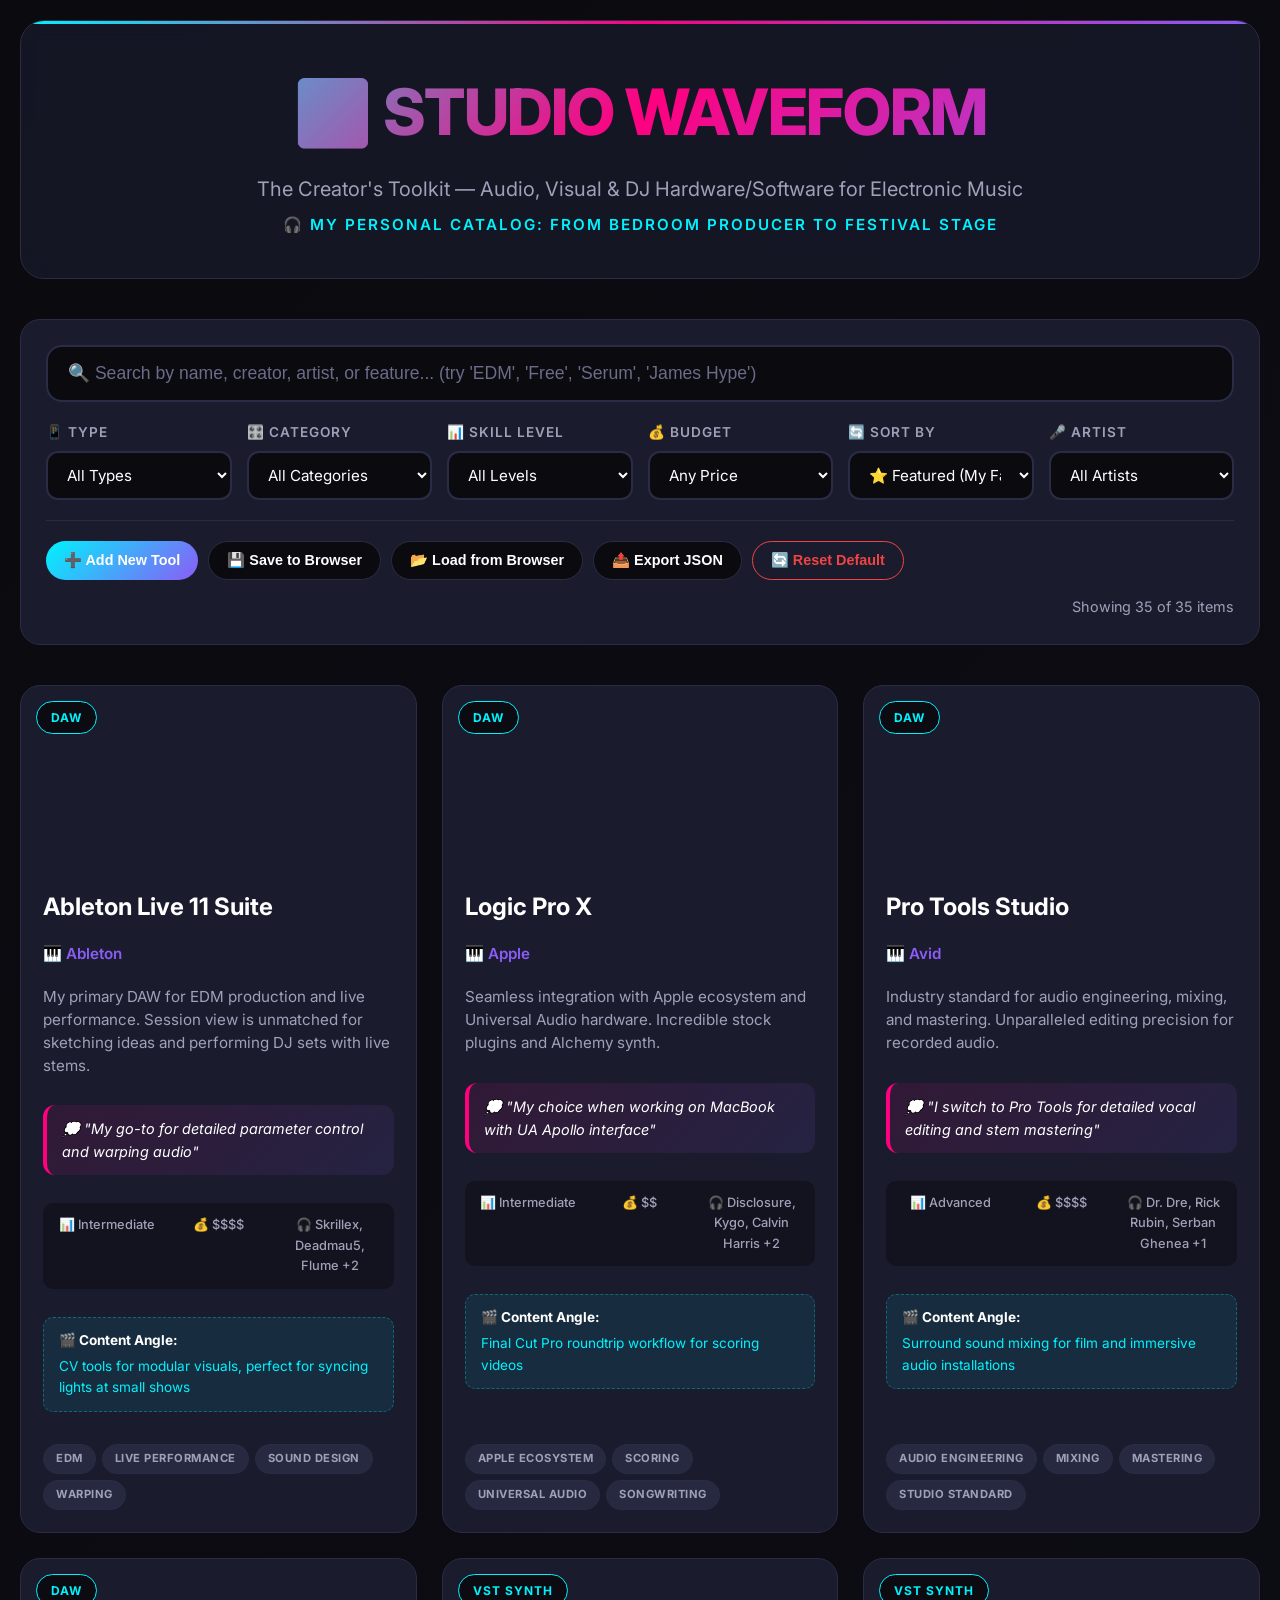
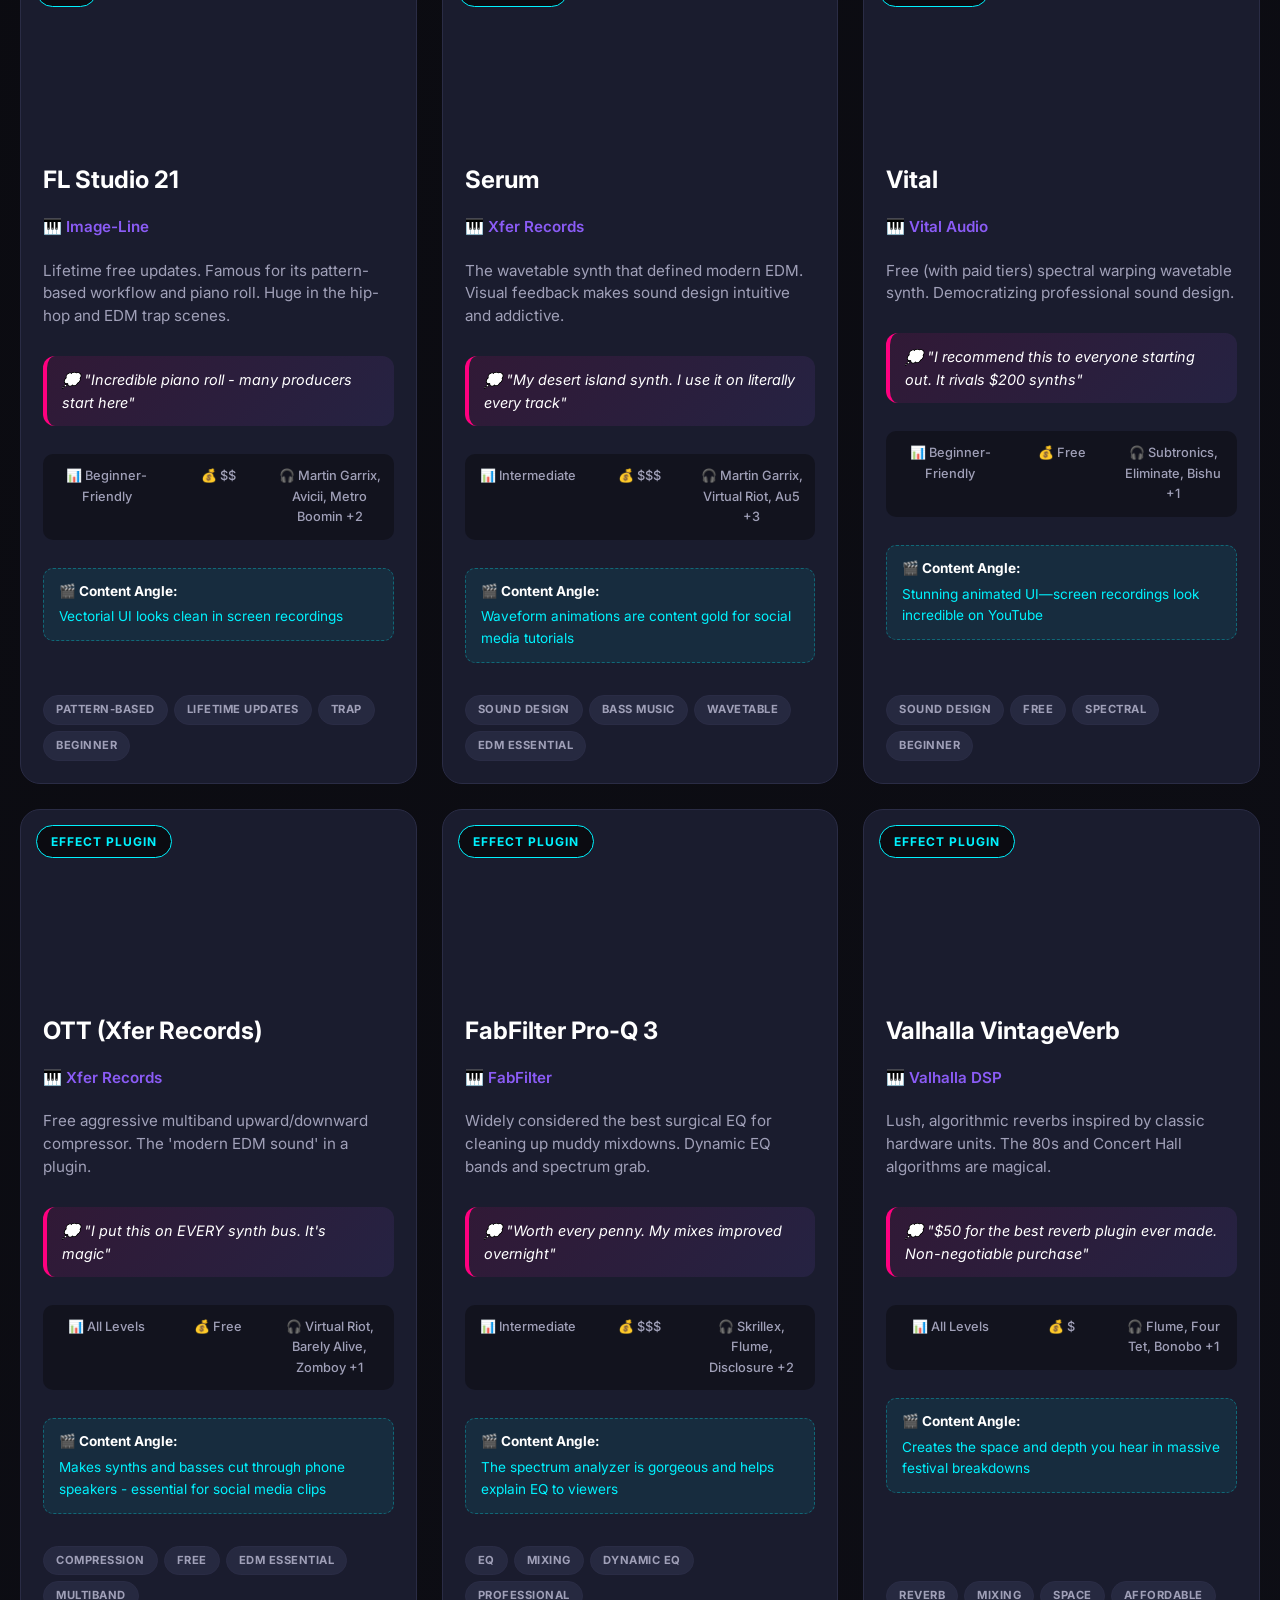
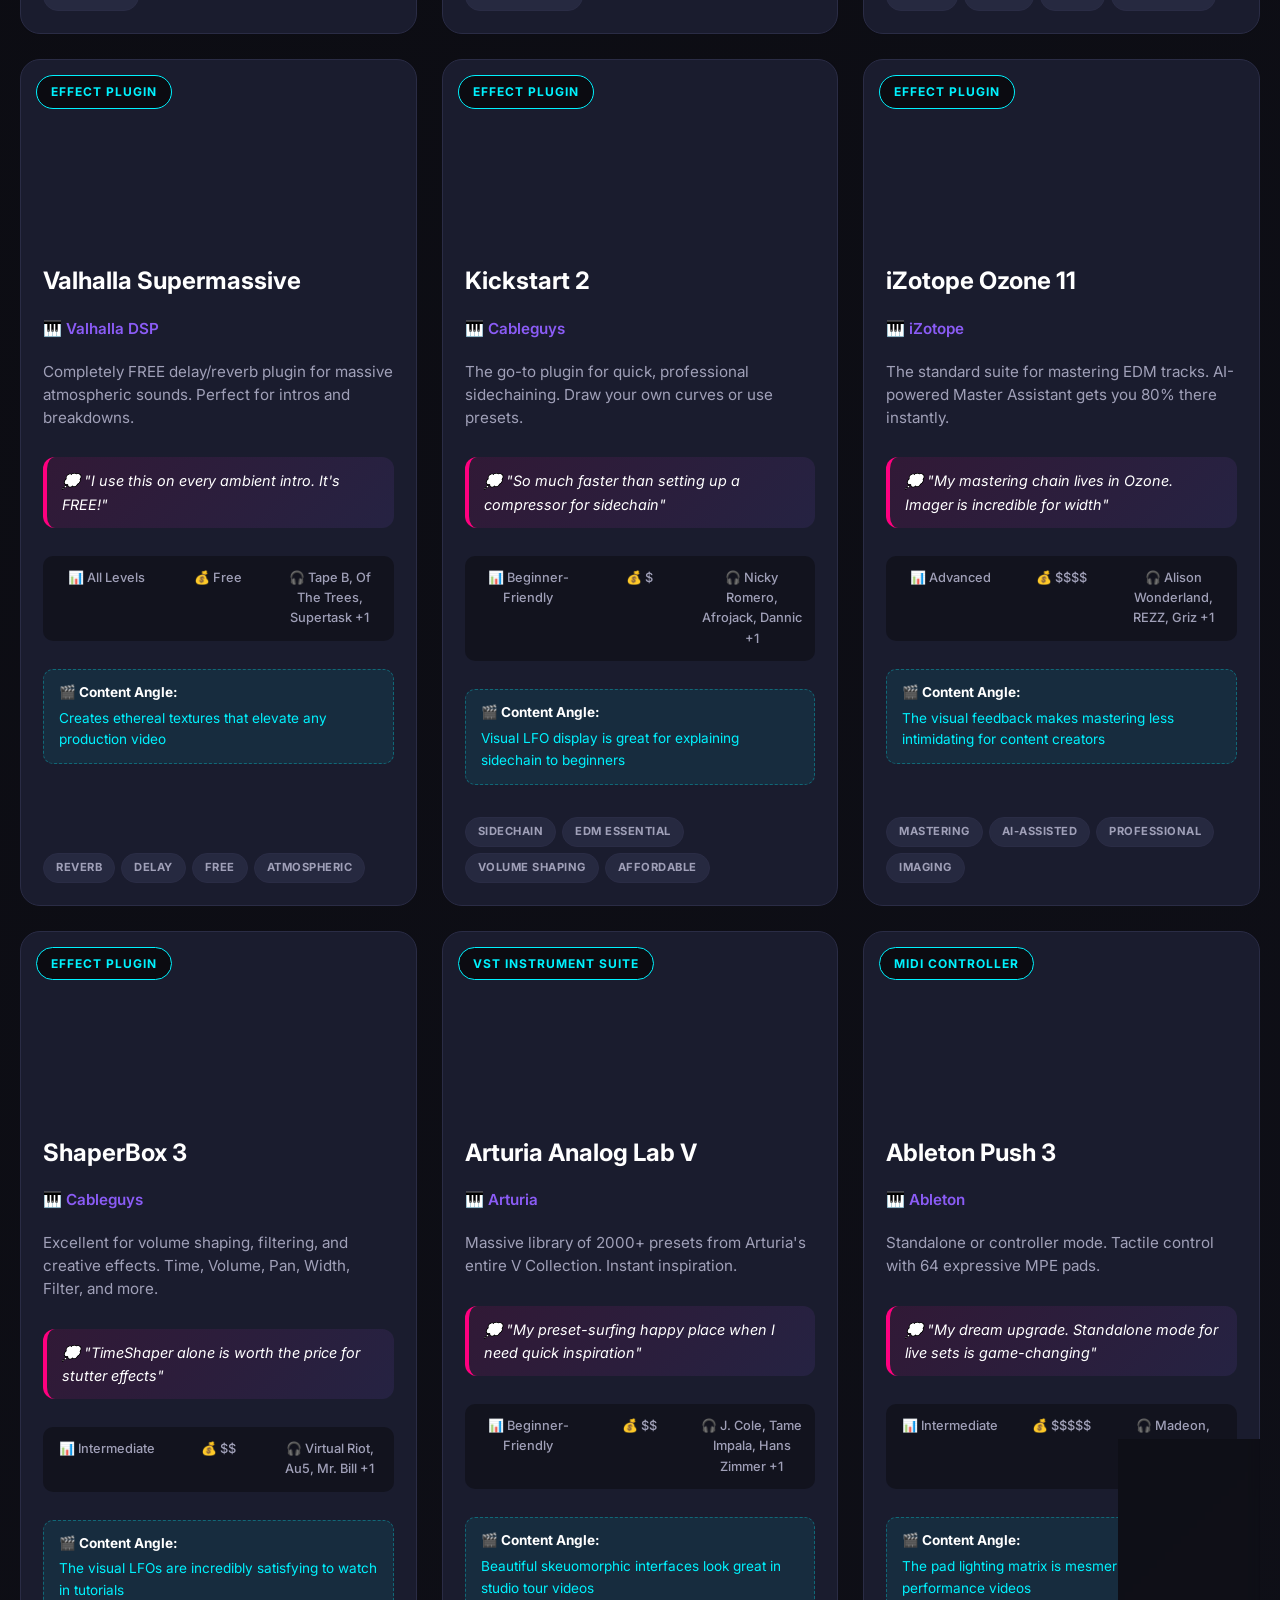
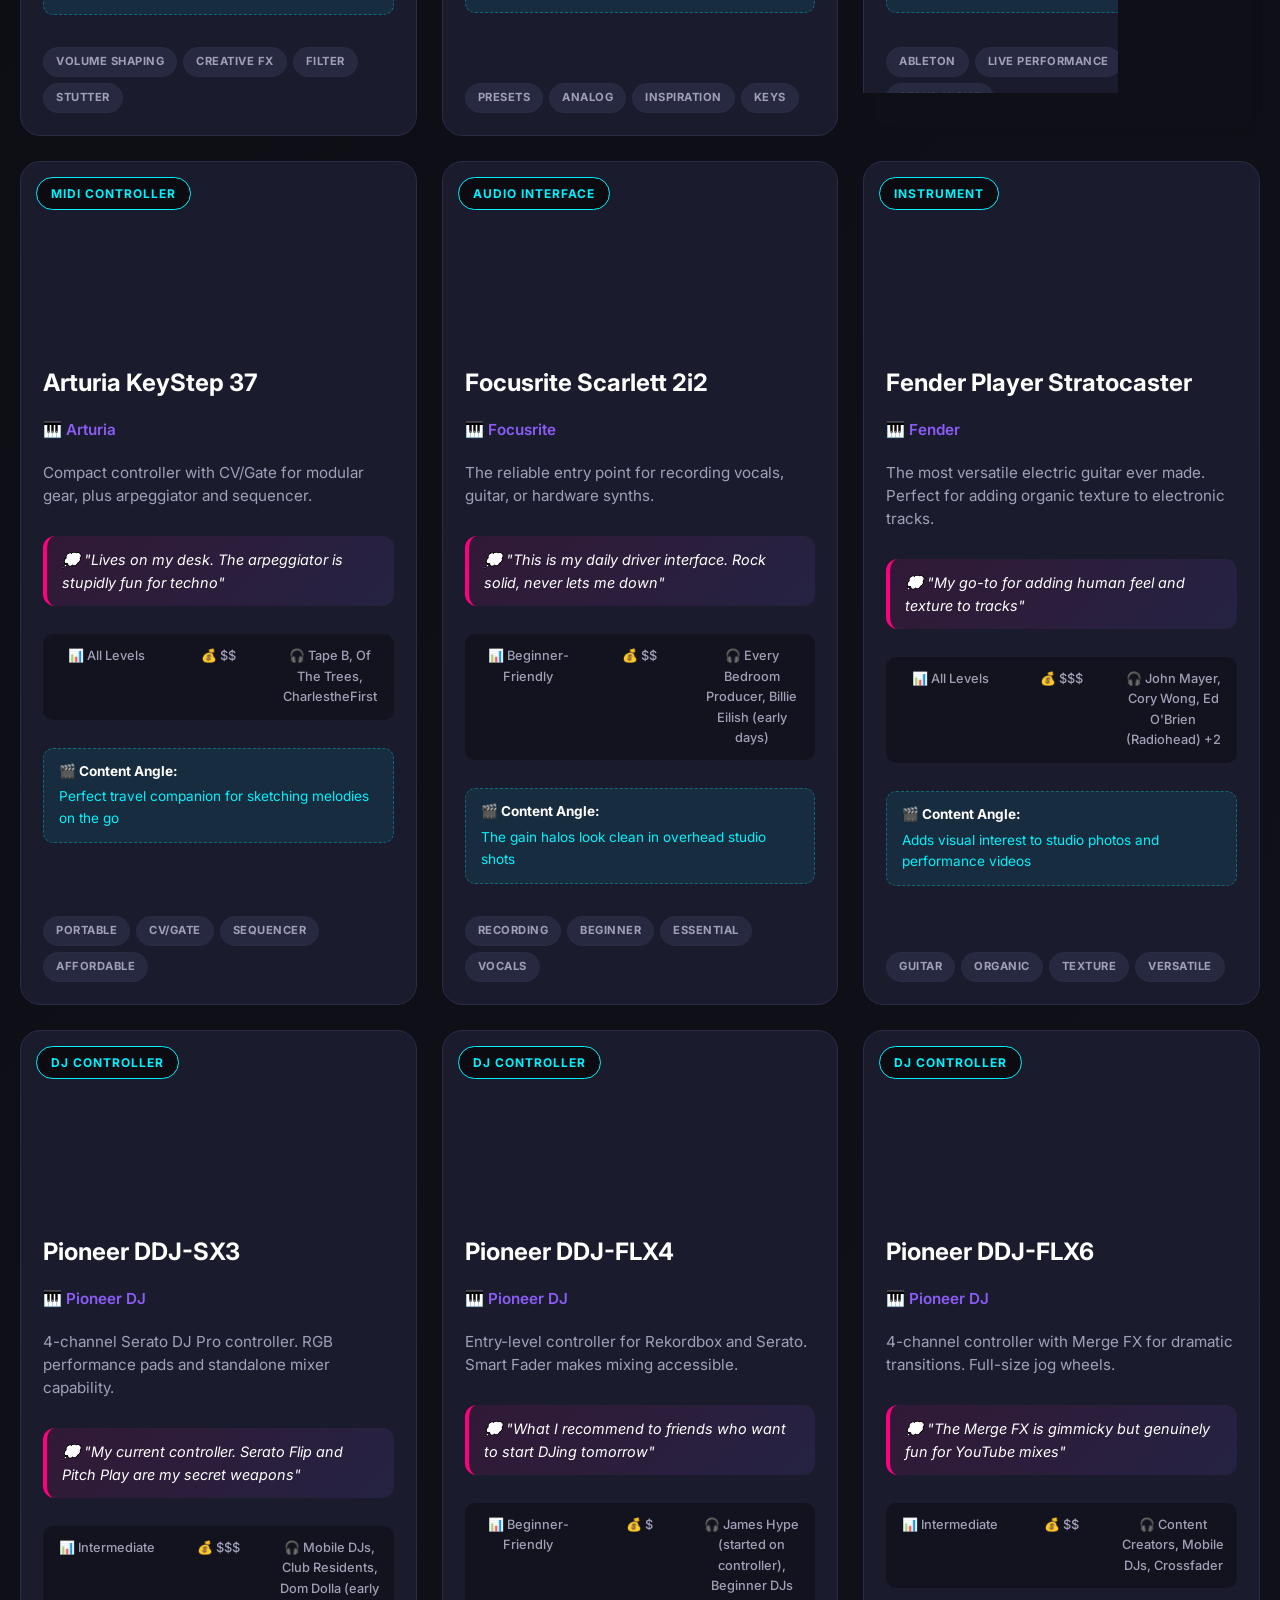
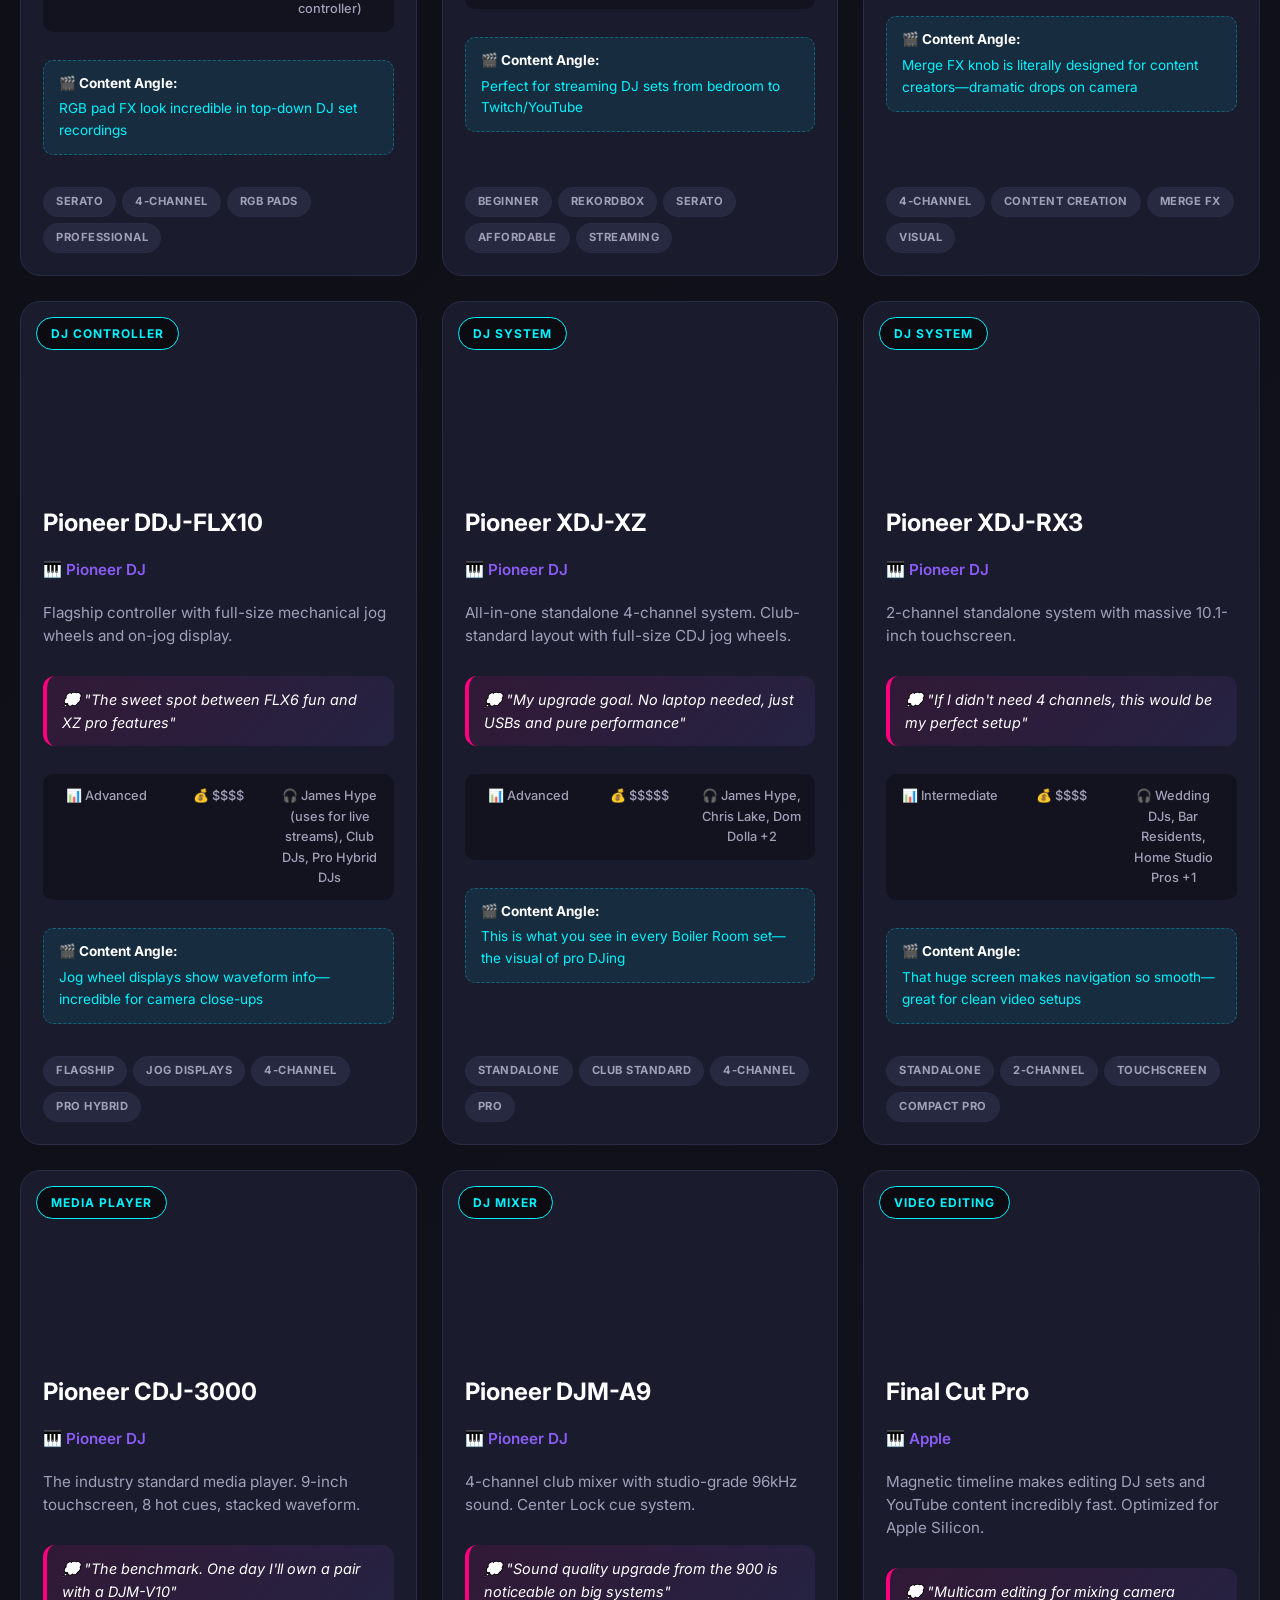
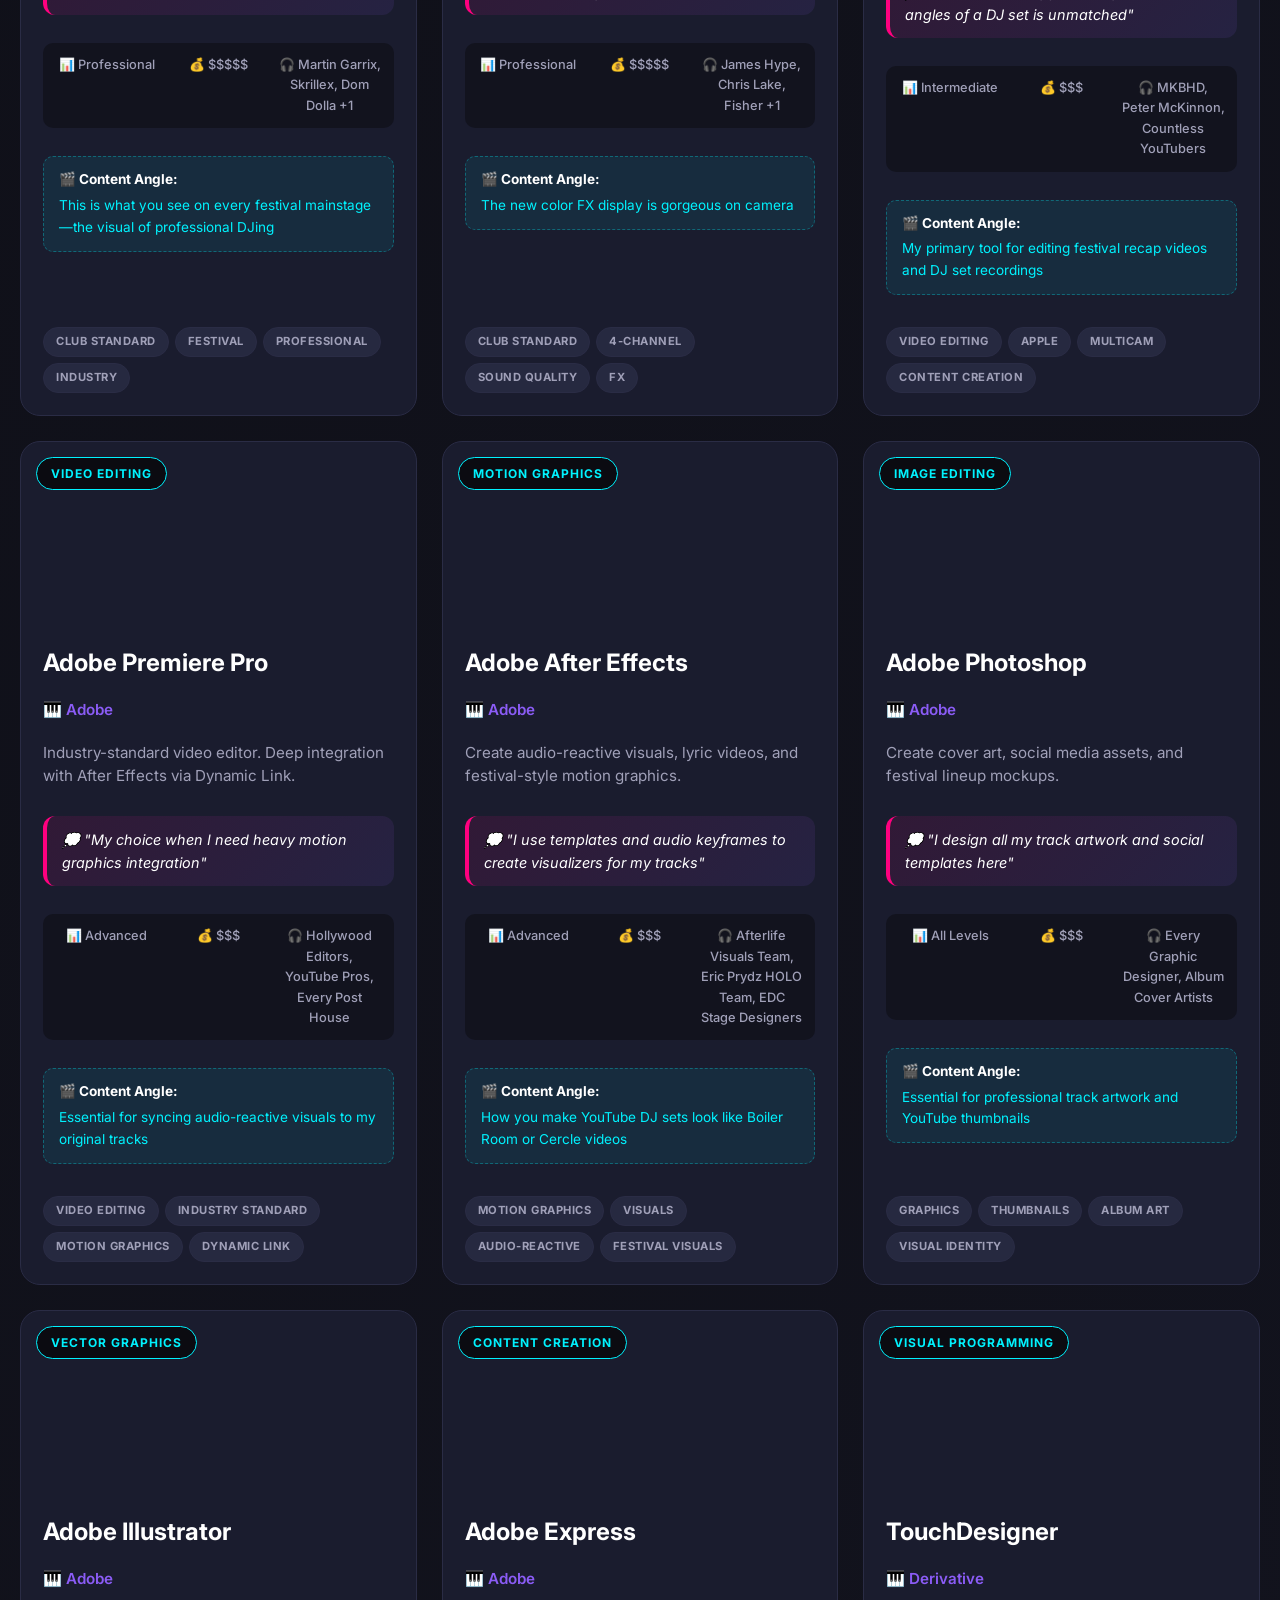
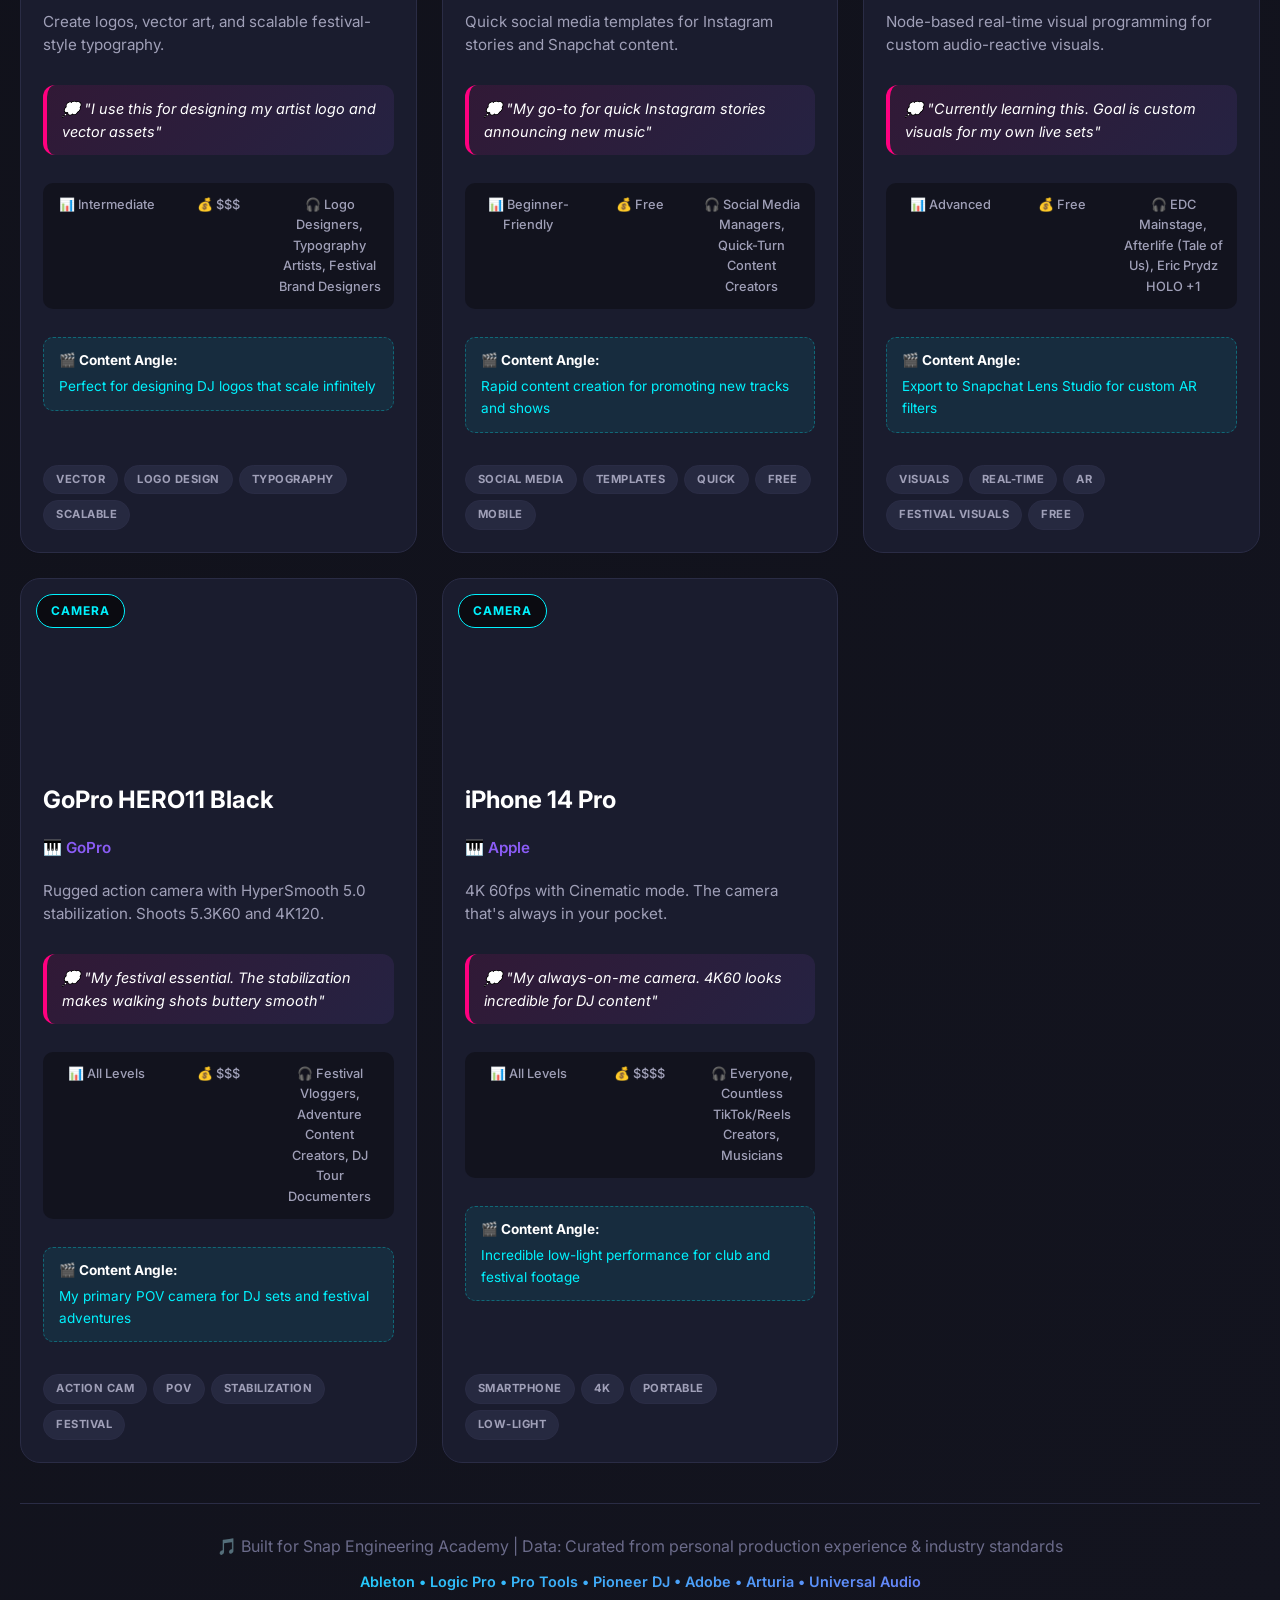
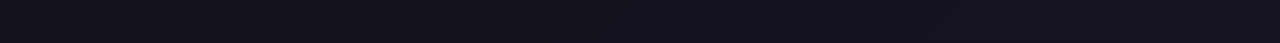
<file: index.html>
<!DOCTYPE html>
<html lang="en">
<head>
    <meta charset="UTF-8">
    <meta name="viewport" content="width=device-width, initial-scale=1.0">
    <title>STUDIO WAVEFORM | Creator's Toolkit</title>
    <link rel="stylesheet" href="style.css">
    <link rel="preconnect" href="https://fonts.googleapis.com">
    <link rel="preconnect" href="https://fonts.gstatic.com" crossorigin>
    <link href="https://fonts.googleapis.com/css2?family=Inter:wght@400;500;600;700;800&display=swap" rel="stylesheet">
</head>
<body>
    <header>
        <div class="header-content">
            <h1>🎛️ STUDIO WAVEFORM</h1>
            <p class="subtitle">The Creator's Toolkit — Audio, Visual & DJ Hardware/Software for Electronic Music</p>
            <p class="personal-tag">🎧 My Personal Catalog: From Bedroom Producer to Festival Stage</p>
        </div>
    </header>

    <!-- Filter Controls Section -->
    <section class="controls">
        <div class="search-container full-width">
            <input type="text" id="search-input" placeholder="🔍 Search by name, creator, artist, or feature... (try 'EDM', 'Free', 'Serum', 'James Hype')">
        </div>
        
        <div class="filter-group">
            <div class="filter-item">
                <label>📱 Type</label>
                <select id="type-filter">
                    <option value="All">All Types</option>
                    <option value="Software">💿 Software</option>
                    <option value="Hardware">🎹 Hardware</option>
                </select>
            </div>
            
            <div class="filter-item">
                <label>🎛️ Category</label>
                <select id="category-filter">
                    <option value="All">All Categories</option>
                    <!-- Populated by JavaScript -->
                </select>
            </div>
            
            <div class="filter-item">
                <label>📊 Skill Level</label>
                <select id="skill-filter">
                    <option value="All">All Levels</option>
                    <option value="Beginner-Friendly">🌱 Beginner</option>
                    <option value="All Levels">📚 All Levels</option>
                    <option value="Intermediate">⚡ Intermediate</option>
                    <option value="Advanced">🔥 Advanced</option>
                    <option value="Professional">👑 Professional</option>
                </select>
            </div>
            
            <div class="filter-item">
                <label>💰 Budget</label>
                <select id="price-filter">
                    <option value="All">Any Price</option>
                    <option value="Free">🆓 Free</option>
                    <option value="$">$ Budget</option>
                    <option value="$$">$$ Value</option>
                    <option value="$$$">$$$ Premium</option>
                    <option value="$$$$">$$$$ Pro</option>
                    <option value="$$$$$">$$$$$ Flagship</option>
                </select>
            </div>
            
            <div class="filter-item">
                <label>🔄 Sort By</label>
                <select id="sort-select">
                    <option value="default">⭐ Featured (My Favorites)</option>
                    <option value="name-asc">📛 Name (A-Z)</option>
                    <option value="name-desc">📛 Name (Z-A)</option>
                    <option value="price-asc">💰 Price (Free First)</option>
                    <option value="price-desc">💎 Price (Flagship First)</option>
                    <option value="skill">🌱 Skill (Beginner First)</option>
                </select>
            </div>
        </div>

        <!-- Action Bar for CRUD Operations -->
        <div class="action-bar">
            <button id="add-tool-btn" class="action-btn primary">➕ Add New Tool</button>
            <button id="save-storage-btn" class="action-btn">💾 Save to Browser</button>
            <button id="load-storage-btn" class="action-btn">📂 Load from Browser</button>
            <button id="export-data-btn" class="action-btn">📤 Export JSON</button>
            <button id="reset-default-btn" class="action-btn secondary">🔄 Reset Default</button>
        </div>
        
        <div class="results-count" id="results-count"></div>
    </section>

    <!-- Catalog Grid -->
    <main id="catalog-container" class="catalog-grid">
        <!-- Cards populated by JavaScript -->
    </main>

    <footer>
        <p>🎵 Built for Snap Engineering Academy | Data: Curated from personal production experience & industry standards</p>
        <p class="footer-note">Ableton • Logic Pro • Pro Tools • Pioneer DJ • Adobe • Arturia • Universal Audio</p>
    </footer>

    <!-- Add/Edit Tool Modal -->
    <div id="tool-modal" class="modal">
        <div class="modal-content">
            <span class="close-modal">&times;</span>
            <h2 id="modal-title">Add New Tool</h2>
            <form id="tool-form">
                <input type="hidden" id="tool-id">
                
                <div class="form-group">
                    <label for="tool-name">Tool Name *</label>
                    <input type="text" id="tool-name" required placeholder="e.g., Serum">
                </div>
                
                <div class="form-row">
                    <div class="form-group">
                        <label for="tool-category">Category *</label>
                        <select id="tool-category" required>
                            <option value="">Select Category</option>
                            <option value="DAW">DAW</option>
                            <option value="VST Synth">VST Synth</option>
                            <option value="Effect Plugin">Effect Plugin</option>
                            <option value="VST Instrument Suite">VST Instrument Suite</option>
                            <option value="MIDI Controller">MIDI Controller</option>
                            <option value="Audio Interface">Audio Interface</option>
                            <option value="Instrument">Instrument</option>
                            <option value="DJ Controller">DJ Controller</option>
                            <option value="DJ System">DJ System</option>
                            <option value="Media Player">Media Player</option>
                            <option value="DJ Mixer">DJ Mixer</option>
                            <option value="Video Editing">Video Editing</option>
                            <option value="Motion Graphics">Motion Graphics</option>
                            <option value="Image Editing">Image Editing</option>
                            <option value="Vector Graphics">Vector Graphics</option>
                            <option value="Content Creation">Content Creation</option>
                            <option value="Visual Programming">Visual Programming</option>
                            <option value="Camera">Camera</option>
                        </select>
                    </div>
                    
                    <div class="form-group">
                        <label for="tool-type">Type *</label>
                        <select id="tool-type" required>
                            <option value="">Select Type</option>
                            <option value="Software">Software</option>
                            <option value="Hardware">Hardware</option>
                        </select>
                    </div>
                </div>
                
                <div class="form-group">
                    <label for="tool-creator">Creator/Brand *</label>
                    <input type="text" id="tool-creator" required placeholder="e.g., Xfer Records">
                </div>
                
                <div class="form-group">
                    <label for="tool-description">Description *</label>
                    <textarea id="tool-description" rows="3" required placeholder="Brief description of the tool..."></textarea>
                </div>
                
                <div class="form-row">
                    <div class="form-group">
                        <label for="tool-skill">Skill Level *</label>
                        <select id="tool-skill" required>
                            <option value="">Select Level</option>
                            <option value="Beginner-Friendly">Beginner-Friendly</option>
                            <option value="All Levels">All Levels</option>
                            <option value="Intermediate">Intermediate</option>
                            <option value="Advanced">Advanced</option>
                            <option value="Professional">Professional</option>
                        </select>
                    </div>
                    
                    <div class="form-group">
                        <label for="tool-price">Price Tier *</label>
                        <select id="tool-price" required>
                            <option value="">Select Tier</option>
                            <option value="Free">Free</option>
                            <option value="$">$</option>
                            <option value="$$">$$</option>
                            <option value="$$$">$$$</option>
                            <option value="$$$$">$$$$</option>
                            <option value="$$$$$">$$$$$</option>
                        </select>
                    </div>
                </div>
                
                <div class="form-group">
                    <label for="tool-price-numeric">Price (Numeric in USD)</label>
                    <input type="number" id="tool-price-numeric" placeholder="e.g., 189" step="0.01" min="0">
                </div>
                
                <div class="form-group">
                    <label for="tool-artists">Artists Who Use This (comma separated)</label>
                    <input type="text" id="tool-artists" placeholder="e.g., Skrillex, Martin Garrix, Flume">
                </div>
                
                <div class="form-group">
                    <label for="tool-personal-note">Personal Note</label>
                    <input type="text" id="tool-personal-note" placeholder="e.g., My desert island synth">
                </div>
                
                <div class="form-group">
                    <label for="tool-tags">Tags (comma separated) *</label>
                    <input type="text" id="tool-tags" required placeholder="e.g., EDM, Sound Design, Bass Music">
                </div>
                
                <div class="form-group">
                    <label for="tool-visual-potential">Content/Visual Angle *</label>
                    <input type="text" id="tool-visual-potential" required placeholder="e.g., Great for YouTube tutorials">
                </div>
                
                <div class="form-group">
                    <label for="tool-image-url">Image URL</label>
                    <input type="url" id="tool-image-url" placeholder="https://images.pexels.com/...">
                </div>
                
                <div class="form-actions">
                    <button type="button" class="cancel-btn" onclick="document.getElementById('tool-modal').style.display='none'">Cancel</button>
                    <button type="submit" class="save-btn">Save Tool</button>
                </div>
            </form>
        </div>
    </div>

    <script src="scripts.js"></script>
</body>
</html>
</file>
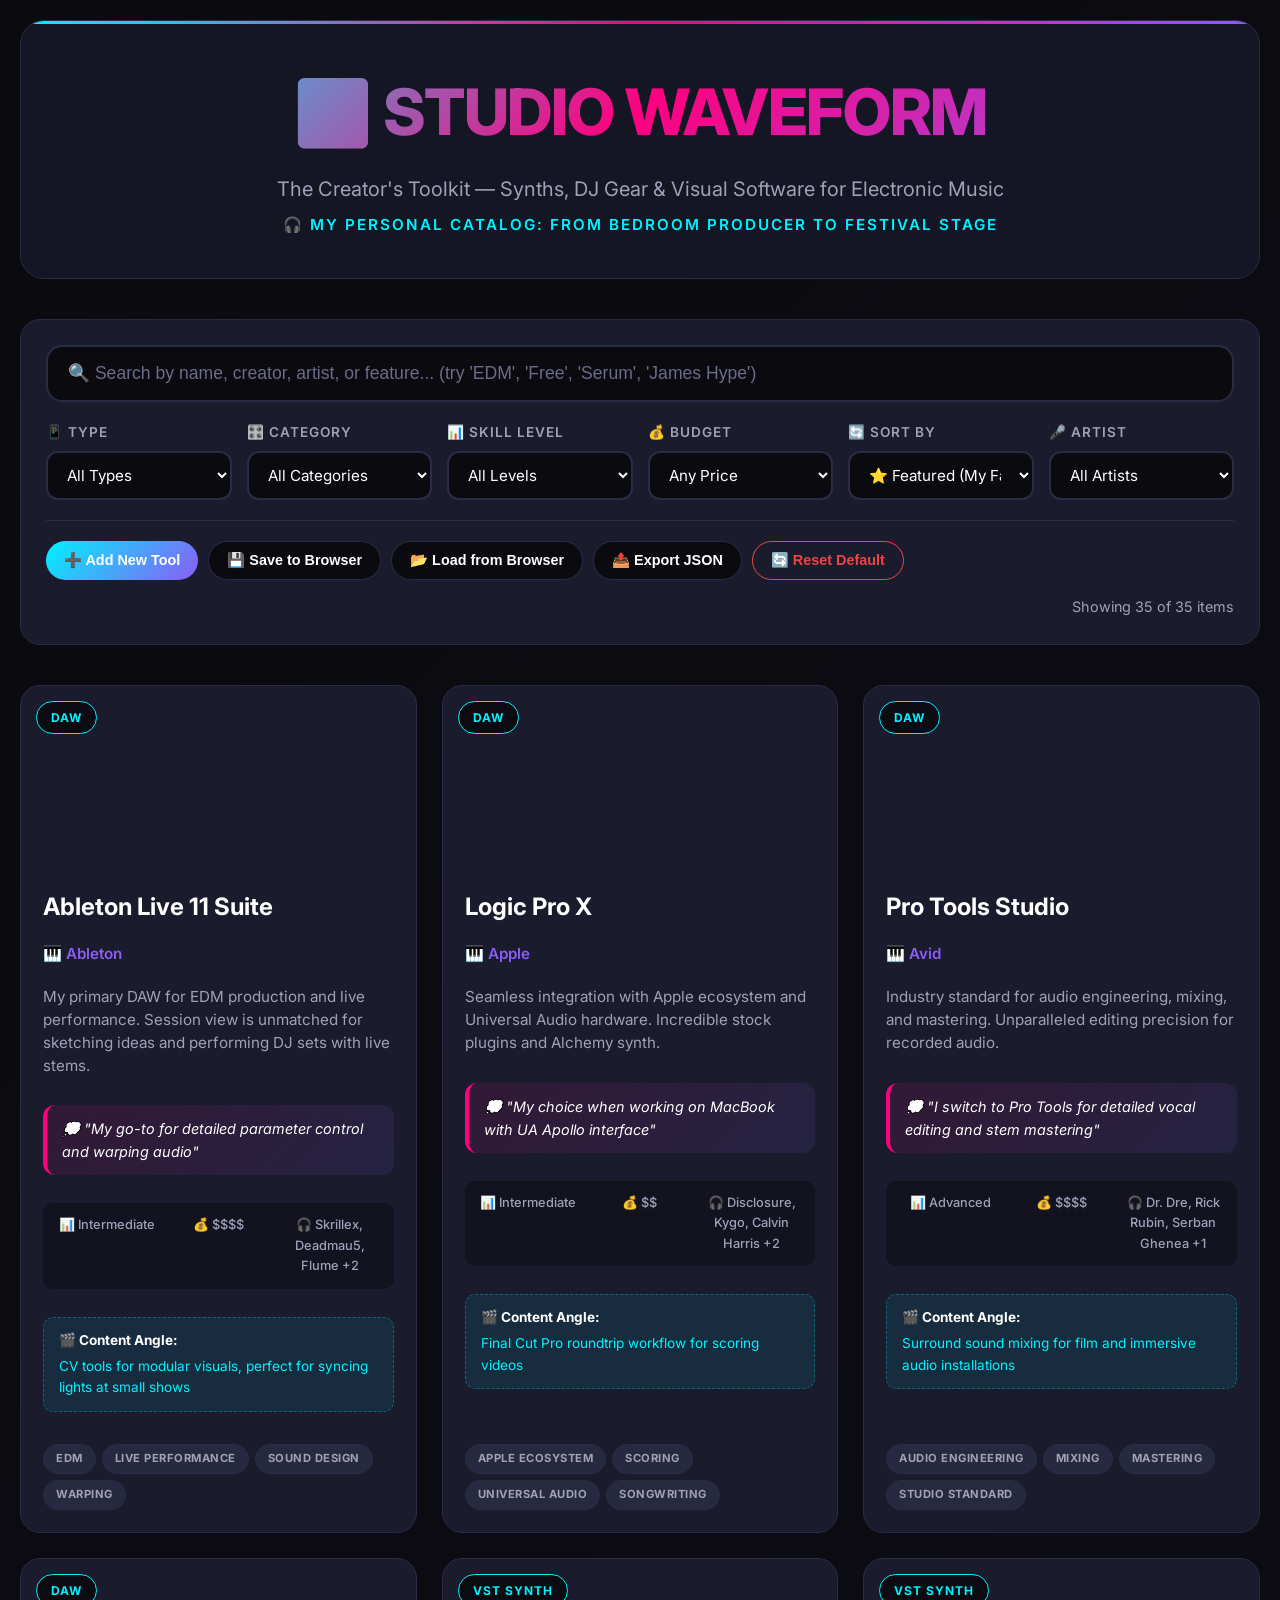
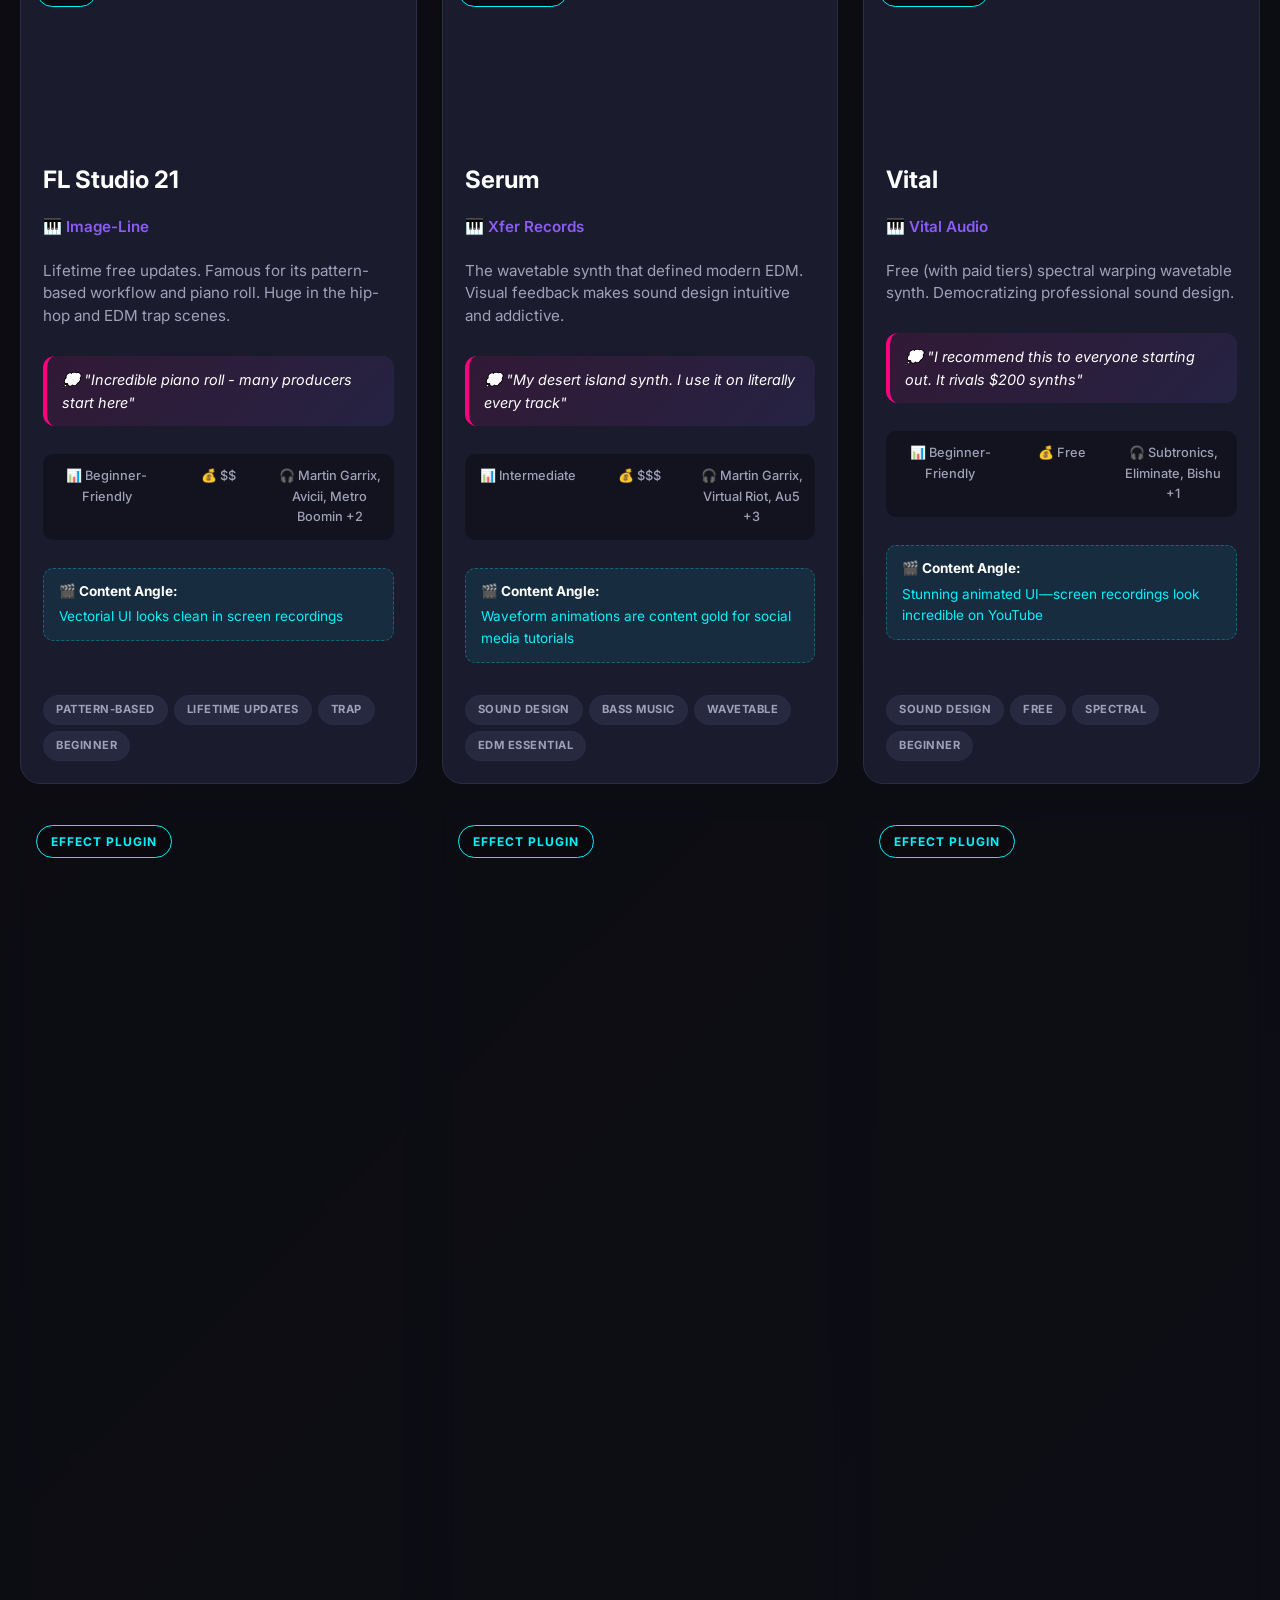
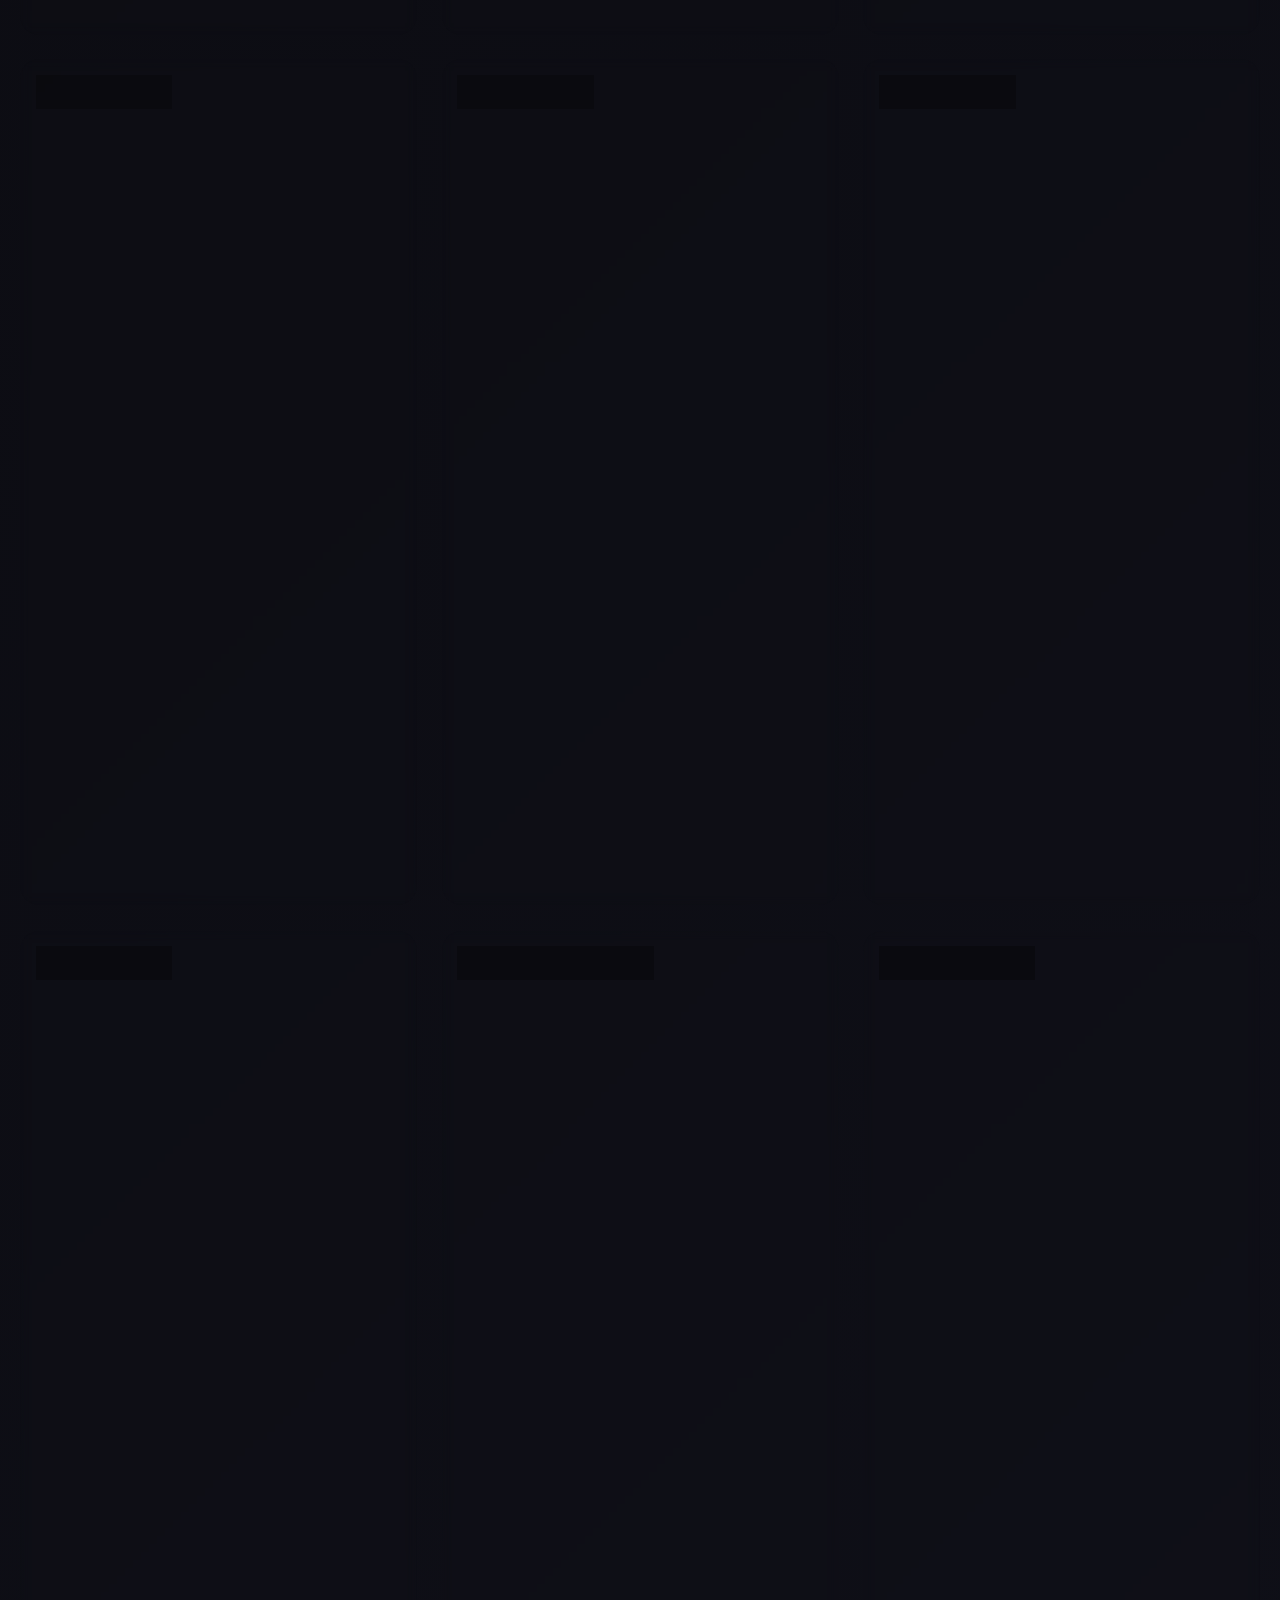
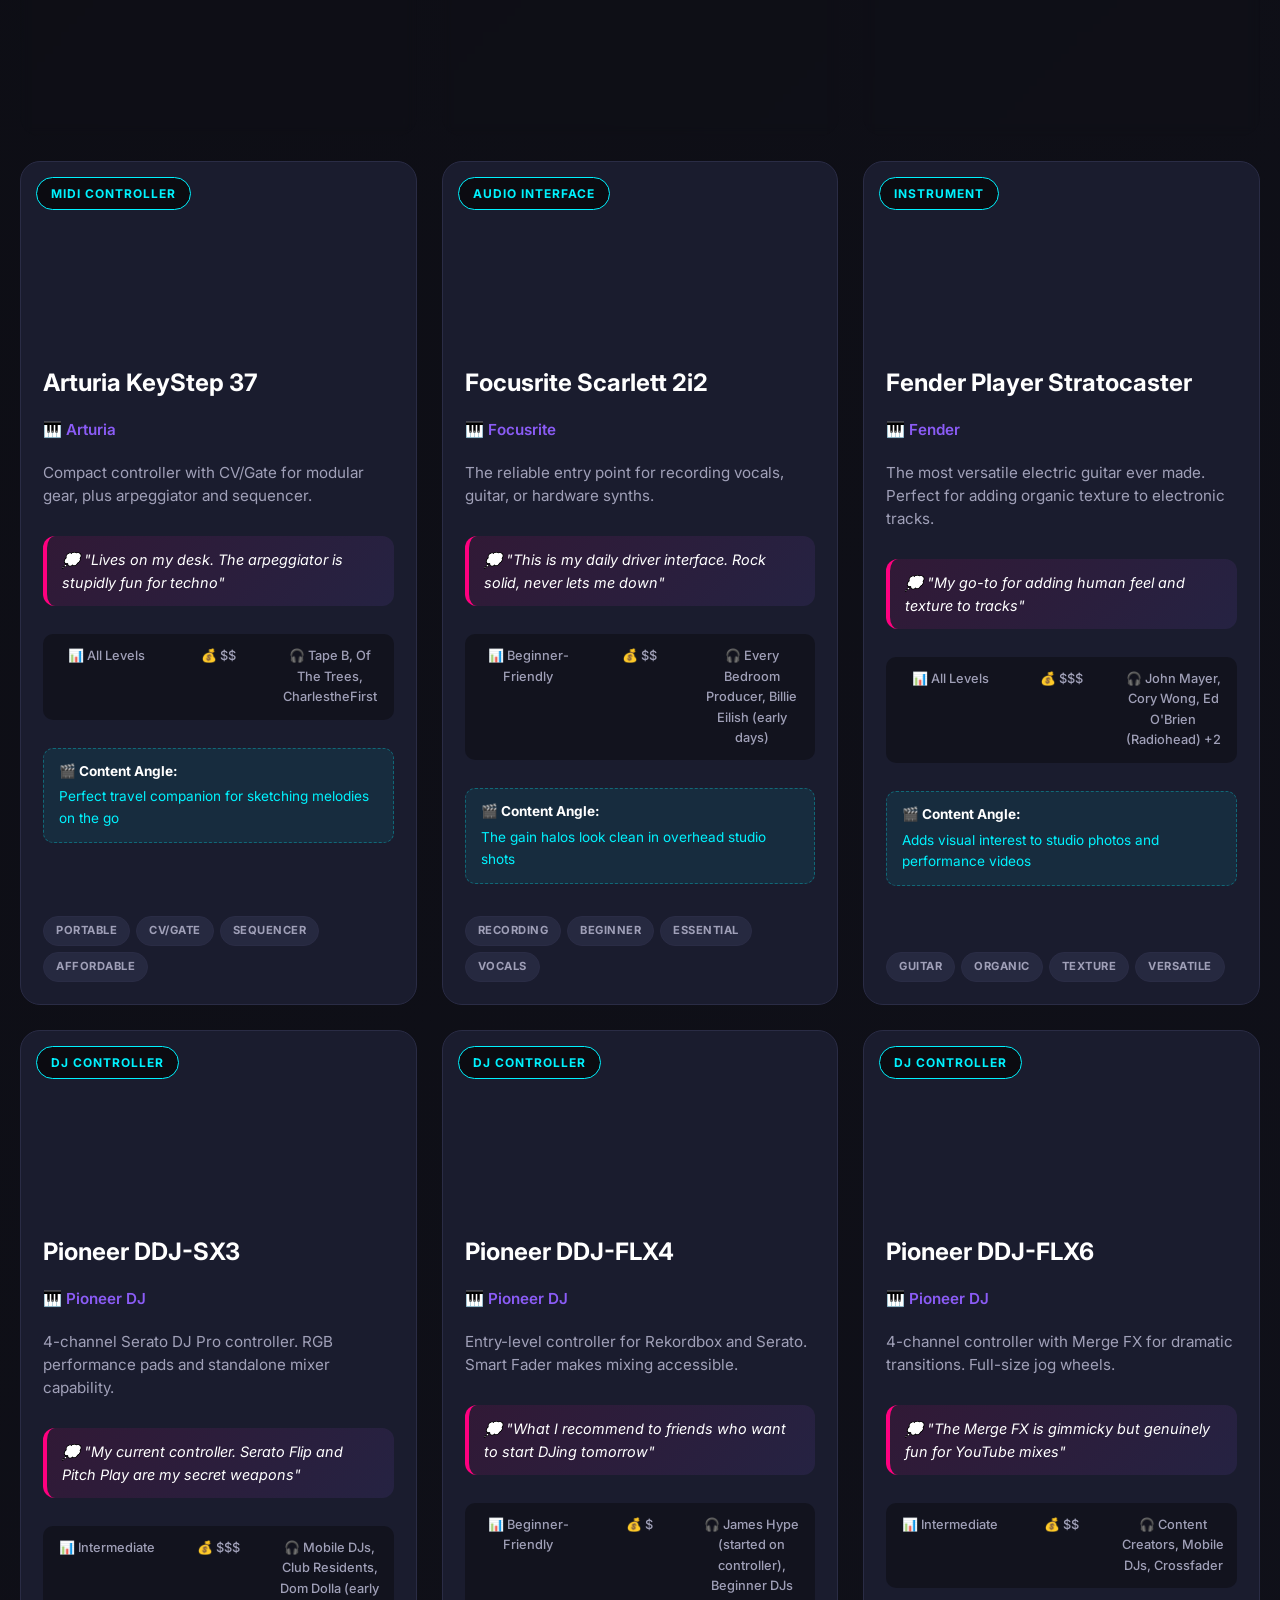
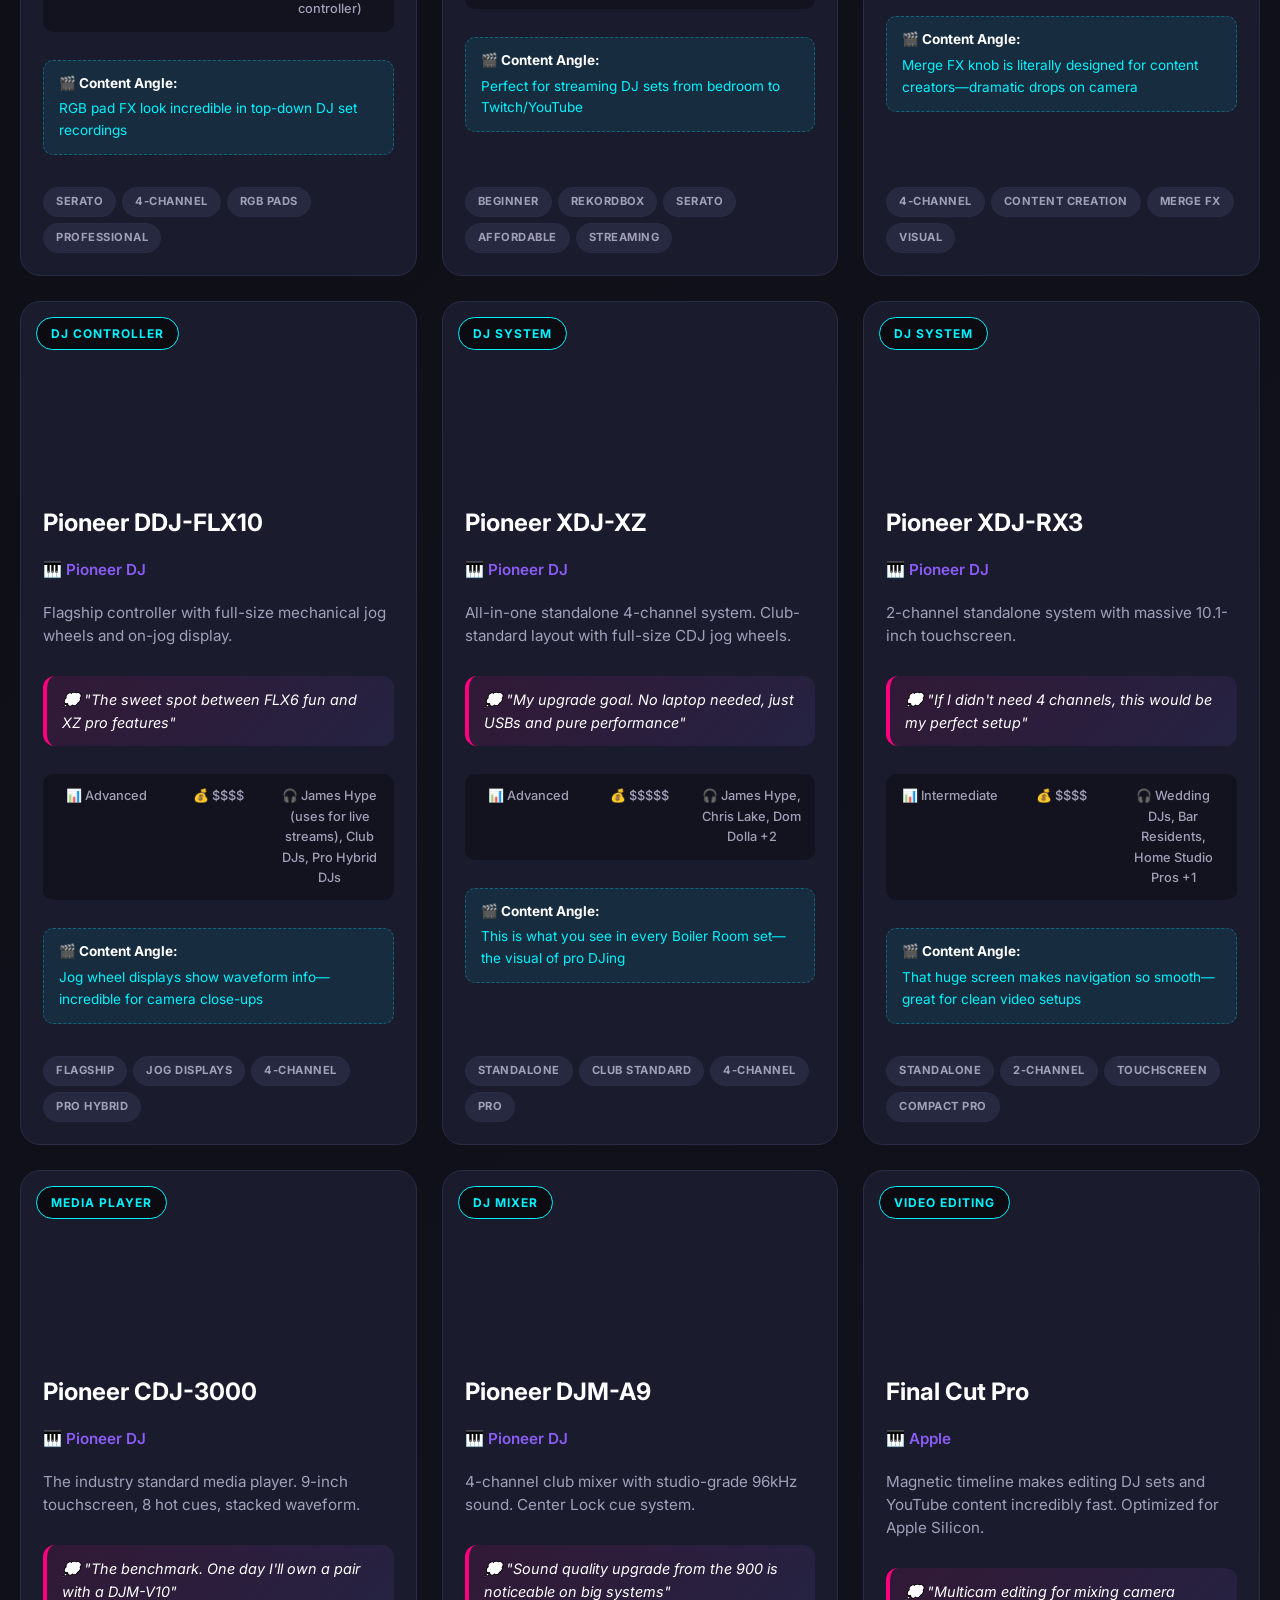
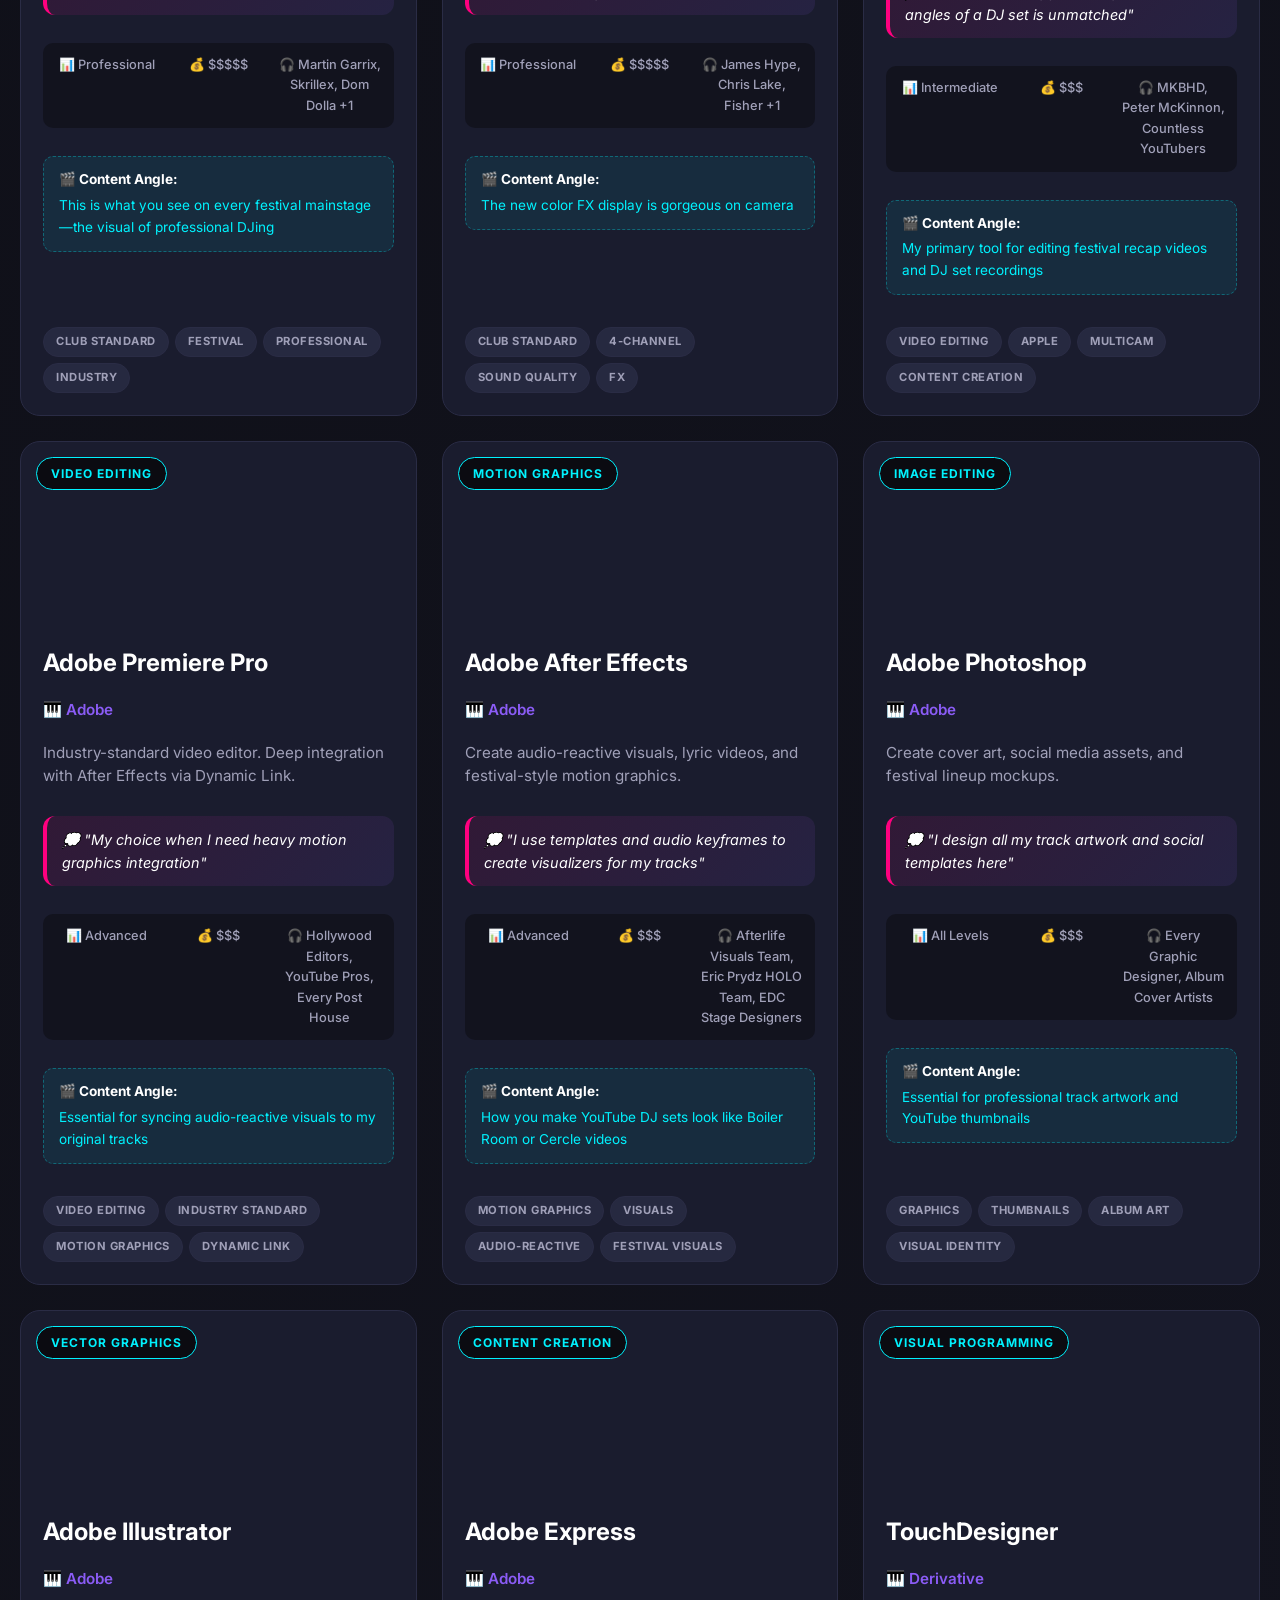
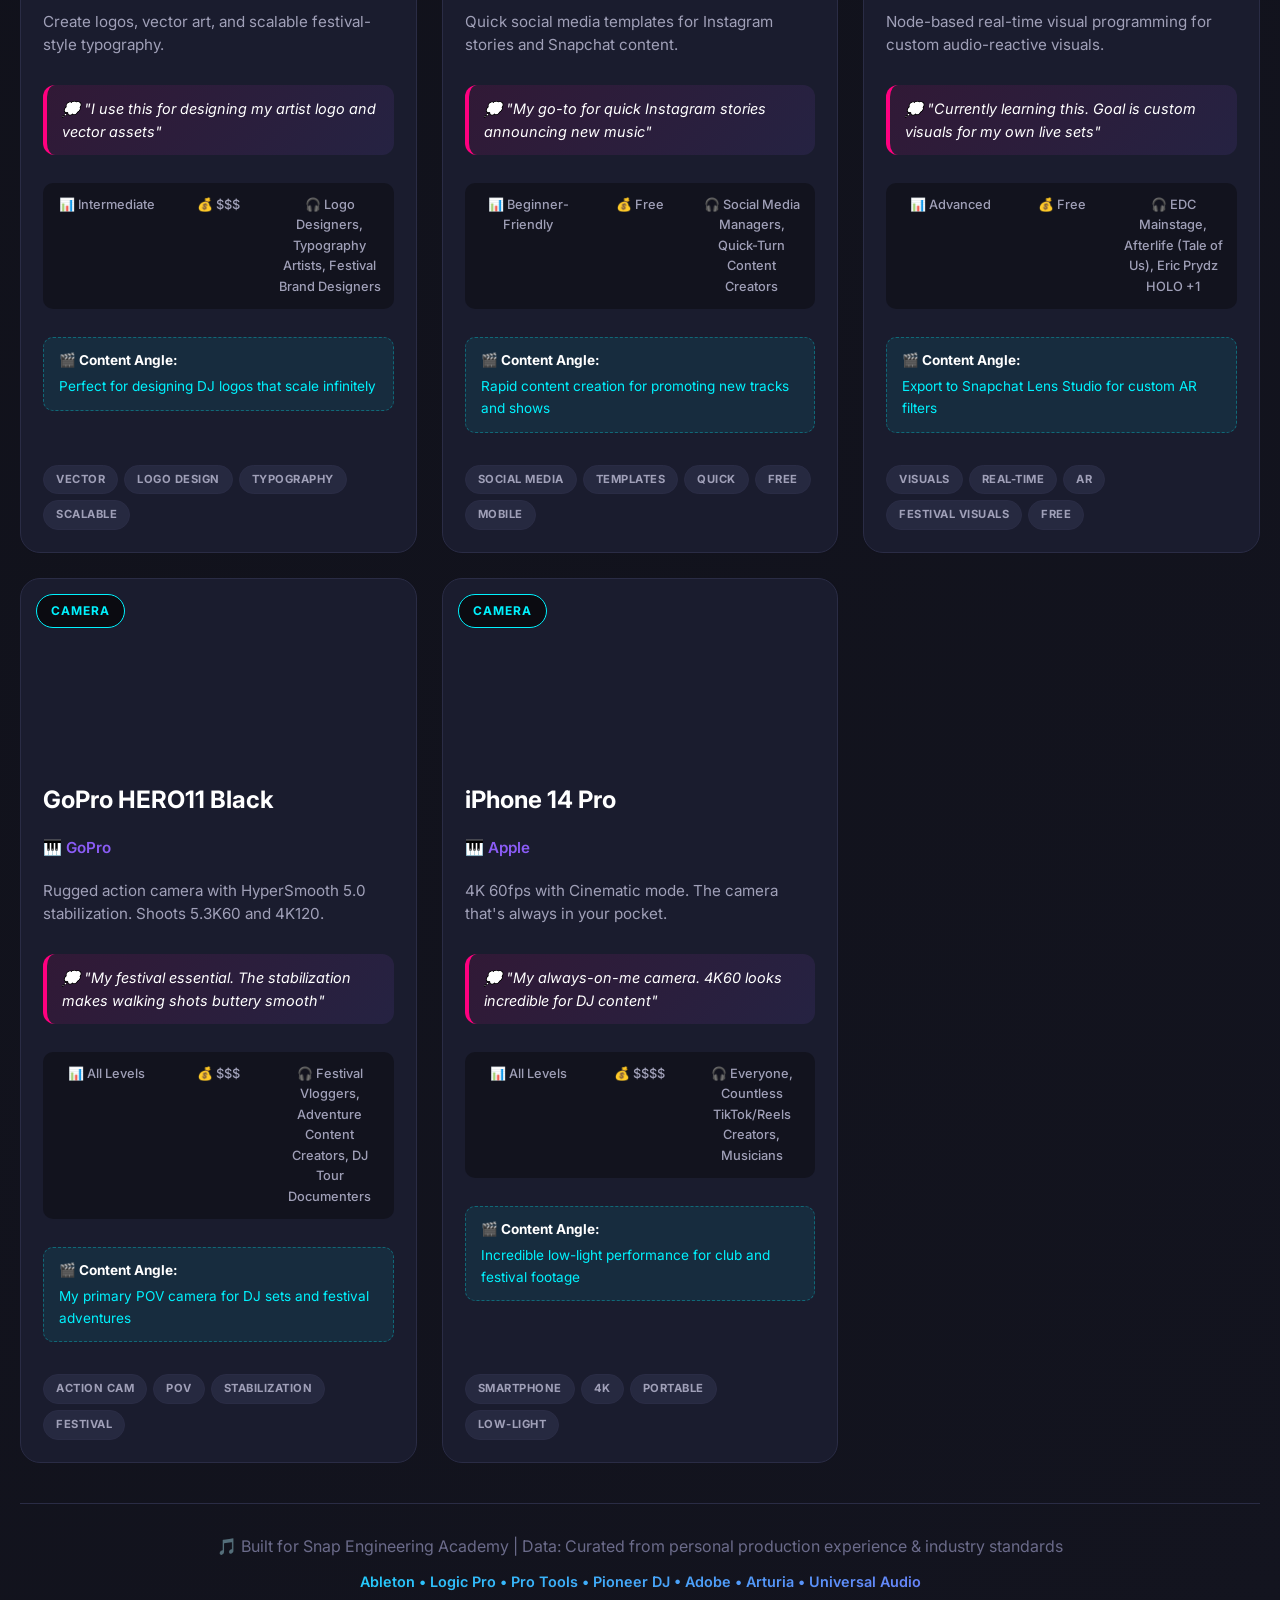
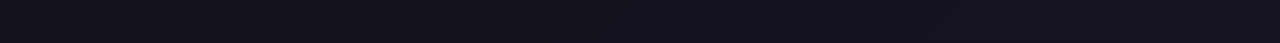
<file: Studio-Waveform/index.html>
<!DOCTYPE html>
<html lang="en">
<head>
    <meta charset="UTF-8">
    <meta name="viewport" content="width=device-width, initial-scale=1.0">
    <title>STUDIO WAVEFORM | Creator's Toolkit</title>
    <link rel="stylesheet" href="style.css">
    <link rel="preconnect" href="https://fonts.googleapis.com">
    <link rel="preconnect" href="https://fonts.gstatic.com" crossorigin>
    <link href="https://fonts.googleapis.com/css2?family=Inter:wght@400;500;600;700;800&display=swap" rel="stylesheet">
</head>
<body>
    <header>
        <div class="header-content">
            <h1>🎛️ STUDIO WAVEFORM</h1>
            <p class="subtitle">The Creator's Toolkit — Synths, DJ Gear & Visual Software for Electronic Music</p>
            <p class="personal-tag">🎧 My Personal Catalog: From Bedroom Producer to Festival Stage</p>
        </div>
    </header>

    <!-- Filter Controls Section -->
    <section class="controls">
        <div class="search-container full-width">
            <input type="text" id="search-input" placeholder="🔍 Search by name, creator, artist, or feature... (try 'EDM', 'Free', 'Serum', 'James Hype')">
        </div>
        
        <div class="filter-group">
            <div class="filter-item">
                <label>📱 Type</label>
                <select id="type-filter">
                    <option value="All">All Types</option>
                    <option value="Software">💿 Software</option>
                    <option value="Hardware">🎹 Hardware</option>
                </select>
            </div>
            
            <div class="filter-item">
                <label>🎛️ Category</label>
                <select id="category-filter">
                    <option value="All">All Categories</option>
                    <!-- Populated by JavaScript -->
                </select>
            </div>
            
            <div class="filter-item">
                <label>📊 Skill Level</label>
                <select id="skill-filter">
                    <option value="All">All Levels</option>
                    <option value="Beginner-Friendly">🌱 Beginner</option>
                    <option value="All Levels">📚 All Levels</option>
                    <option value="Intermediate">⚡ Intermediate</option>
                    <option value="Advanced">🔥 Advanced</option>
                    <option value="Professional">👑 Professional</option>
                </select>
            </div>
            
            <div class="filter-item">
                <label>💰 Budget</label>
                <select id="price-filter">
                    <option value="All">Any Price</option>
                    <option value="Free">🆓 Free</option>
                    <option value="$">$ Budget</option>
                    <option value="$$">$$ Value</option>
                    <option value="$$$">$$$ Premium</option>
                    <option value="$$$$">$$$$ Pro</option>
                    <option value="$$$$$">$$$$$ Flagship</option>
                </select>
            </div>
            
            <div class="filter-item">
                <label>🔄 Sort By</label>
                <select id="sort-select">
                    <option value="default">⭐ Featured (My Favorites)</option>
                    <option value="name-asc">📛 Name (A-Z)</option>
                    <option value="name-desc">📛 Name (Z-A)</option>
                    <option value="price-asc">💰 Price (Free First)</option>
                    <option value="price-desc">💎 Price (Flagship First)</option>
                    <option value="skill">🌱 Skill (Beginner First)</option>
                </select>
            </div>
        </div>

        <!-- Action Bar for CRUD Operations -->
        <div class="action-bar">
            <button id="add-tool-btn" class="action-btn primary">➕ Add New Tool</button>
            <button id="save-storage-btn" class="action-btn">💾 Save to Browser</button>
            <button id="load-storage-btn" class="action-btn">📂 Load from Browser</button>
            <button id="export-data-btn" class="action-btn">📤 Export JSON</button>
            <button id="reset-default-btn" class="action-btn secondary">🔄 Reset Default</button>
        </div>
        
        <div class="results-count" id="results-count"></div>
    </section>

    <!-- Catalog Grid -->
    <main id="catalog-container" class="catalog-grid">
        <!-- Cards populated by JavaScript -->
    </main>

    <footer>
        <p>🎵 Built for Snap Engineering Academy | Data: Curated from personal production experience & industry standards</p>
        <p class="footer-note">Ableton • Logic Pro • Pro Tools • Pioneer DJ • Adobe • Arturia • Universal Audio</p>
    </footer>

    <!-- Add/Edit Tool Modal -->
    <div id="tool-modal" class="modal">
        <div class="modal-content">
            <span class="close-modal">&times;</span>
            <h2 id="modal-title">Add New Tool</h2>
            <form id="tool-form">
                <input type="hidden" id="tool-id">
                
                <div class="form-group">
                    <label for="tool-name">Tool Name *</label>
                    <input type="text" id="tool-name" required placeholder="e.g., Serum">
                </div>
                
                <div class="form-row">
                    <div class="form-group">
                        <label for="tool-category">Category *</label>
                        <select id="tool-category" required>
                            <option value="">Select Category</option>
                            <option value="DAW">DAW</option>
                            <option value="VST Synth">VST Synth</option>
                            <option value="Effect Plugin">Effect Plugin</option>
                            <option value="VST Instrument Suite">VST Instrument Suite</option>
                            <option value="MIDI Controller">MIDI Controller</option>
                            <option value="Audio Interface">Audio Interface</option>
                            <option value="Instrument">Instrument</option>
                            <option value="DJ Controller">DJ Controller</option>
                            <option value="DJ System">DJ System</option>
                            <option value="Media Player">Media Player</option>
                            <option value="DJ Mixer">DJ Mixer</option>
                            <option value="Video Editing">Video Editing</option>
                            <option value="Motion Graphics">Motion Graphics</option>
                            <option value="Image Editing">Image Editing</option>
                            <option value="Vector Graphics">Vector Graphics</option>
                            <option value="Content Creation">Content Creation</option>
                            <option value="Visual Programming">Visual Programming</option>
                            <option value="Camera">Camera</option>
                        </select>
                    </div>
                    
                    <div class="form-group">
                        <label for="tool-type">Type *</label>
                        <select id="tool-type" required>
                            <option value="">Select Type</option>
                            <option value="Software">Software</option>
                            <option value="Hardware">Hardware</option>
                        </select>
                    </div>
                </div>
                
                <div class="form-group">
                    <label for="tool-creator">Creator/Brand *</label>
                    <input type="text" id="tool-creator" required placeholder="e.g., Xfer Records">
                </div>
                
                <div class="form-group">
                    <label for="tool-description">Description *</label>
                    <textarea id="tool-description" rows="3" required placeholder="Brief description of the tool..."></textarea>
                </div>
                
                <div class="form-row">
                    <div class="form-group">
                        <label for="tool-skill">Skill Level *</label>
                        <select id="tool-skill" required>
                            <option value="">Select Level</option>
                            <option value="Beginner-Friendly">Beginner-Friendly</option>
                            <option value="All Levels">All Levels</option>
                            <option value="Intermediate">Intermediate</option>
                            <option value="Advanced">Advanced</option>
                            <option value="Professional">Professional</option>
                        </select>
                    </div>
                    
                    <div class="form-group">
                        <label for="tool-price">Price Tier *</label>
                        <select id="tool-price" required>
                            <option value="">Select Tier</option>
                            <option value="Free">Free</option>
                            <option value="$">$</option>
                            <option value="$$">$$</option>
                            <option value="$$$">$$$</option>
                            <option value="$$$$">$$$$</option>
                            <option value="$$$$$">$$$$$</option>
                        </select>
                    </div>
                </div>
                
                <div class="form-group">
                    <label for="tool-price-numeric">Price (Numeric in USD)</label>
                    <input type="number" id="tool-price-numeric" placeholder="e.g., 189" step="0.01" min="0">
                </div>
                
                <div class="form-group">
                    <label for="tool-artists">Artists Who Use This (comma separated)</label>
                    <input type="text" id="tool-artists" placeholder="e.g., Skrillex, Martin Garrix, Flume">
                </div>
                
                <div class="form-group">
                    <label for="tool-personal-note">Personal Note</label>
                    <input type="text" id="tool-personal-note" placeholder="e.g., My desert island synth">
                </div>
                
                <div class="form-group">
                    <label for="tool-tags">Tags (comma separated) *</label>
                    <input type="text" id="tool-tags" required placeholder="e.g., EDM, Sound Design, Bass Music">
                </div>
                
                <div class="form-group">
                    <label for="tool-visual-potential">Content/Visual Angle *</label>
                    <input type="text" id="tool-visual-potential" required placeholder="e.g., Great for YouTube tutorials">
                </div>
                
                <div class="form-group">
                    <label for="tool-image-url">Image URL</label>
                    <input type="url" id="tool-image-url" placeholder="https://images.pexels.com/...">
                </div>
                
                <div class="form-actions">
                    <button type="button" class="cancel-btn" onclick="document.getElementById('tool-modal').style.display='none'">Cancel</button>
                    <button type="submit" class="save-btn">Save Tool</button>
                </div>
            </form>
        </div>
    </div>

    <script src="scripts.js"></script>
</body>
</html>
</file>
<file: style.css>
/* ===== RESET & VARIABLES ===== */
* {
    margin: 0;
    padding: 0;
    box-sizing: border-box;
}

:root {
    --bg-primary: #0a0a0f;
    --bg-secondary: #13141f;
    --bg-card: #1a1c2e;
    --accent-cyan: #00f2fe;
    --accent-pink: #ff007f;
    --accent-purple: #8b5cf6;
    --text-primary: #ffffff;
    --text-secondary: #a0a0b8;
    --text-muted: #6b6b8a;
    --border-color: #2a2c45;
    --success-green: #10b981;
    --danger-red: #ef4444;
    --card-shadow: 0 10px 30px -10px rgba(0, 0, 0, 0.5);
}

/* ===== BASE STYLES ===== */
body {
    font-family: 'Inter', -apple-system, BlinkMacSystemFont, sans-serif;
    background: linear-gradient(135deg, var(--bg-primary) 0%, var(--bg-secondary) 100%);
    color: var(--text-primary);
    min-height: 100vh;
    line-height: 1.6;
    padding: 20px;
}

/* ===== HEADER ===== */
header {
    text-align: center;
    margin-bottom: 40px;
    padding: 40px 20px;
    background: rgba(26, 28, 46, 0.7);
    backdrop-filter: blur(10px);
    border-radius: 24px;
    border: 1px solid var(--border-color);
    position: relative;
    overflow: hidden;
}

header::before {
    content: "";
    position: absolute;
    top: 0;
    left: 0;
    right: 0;
    height: 3px;
    background: linear-gradient(90deg, 
        var(--accent-cyan) 0%, 
        var(--accent-pink) 50%, 
        var(--accent-purple) 100%);
}

.header-content {
    position: relative;
    z-index: 1;
}

h1 {
    font-size: clamp(2.5rem, 8vw, 4rem);
    font-weight: 800;
    background: linear-gradient(135deg, #00f2fe 0%, #ff007f 50%, #8b5cf6 100%);
    -webkit-background-clip: text;
    -webkit-text-fill-color: transparent;
    background-clip: text;
    letter-spacing: -0.02em;
    margin-bottom: 10px;
}

.subtitle {
    font-size: 1.25rem;
    color: var(--text-secondary);
    margin-bottom: 8px;
}

.personal-tag {
    font-size: 0.95rem;
    color: var(--accent-cyan);
    text-transform: uppercase;
    letter-spacing: 2px;
    font-weight: 600;
}

/* ===== CONTROLS SECTION ===== */
.controls {
    background: var(--bg-card);
    padding: 25px;
    border-radius: 20px;
    margin-bottom: 40px;
    border: 1px solid var(--border-color);
    backdrop-filter: blur(5px);
}

.search-container {
    margin-bottom: 20px;
}

#search-input {
    width: 100%;
    padding: 16px 20px;
    background: var(--bg-primary);
    border: 2px solid var(--border-color);
    border-radius: 16px;
    color: var(--text-primary);
    font-size: 1.1rem;
    transition: all 0.3s ease;
}

#search-input:focus {
    outline: none;
    border-color: var(--accent-cyan);
    box-shadow: 0 0 0 3px rgba(0, 242, 254, 0.1);
}

#search-input::placeholder {
    color: var(--text-muted);
}

.filter-group {
    display: grid;
    grid-template-columns: repeat(auto-fit, minmax(150px, 1fr));
    gap: 15px;
}

.filter-item {
    display: flex;
    flex-direction: column;
    gap: 8px;
}

.filter-item label {
    font-size: 0.85rem;
    font-weight: 600;
    text-transform: uppercase;
    letter-spacing: 1px;
    color: var(--text-secondary);
}

.filter-item select {
    padding: 12px 15px;
    background: var(--bg-primary);
    border: 2px solid var(--border-color);
    border-radius: 12px;
    color: var(--text-primary);
    font-size: 0.95rem;
    cursor: pointer;
    transition: all 0.3s ease;
    font-family: 'Inter', sans-serif;
}

.filter-item select:hover {
    border-color: var(--accent-purple);
}

.filter-item select:focus {
    outline: none;
    border-color: var(--accent-cyan);
}

/* ===== ACTION BAR ===== */
.action-bar {
    display: flex;
    flex-wrap: wrap;
    gap: 10px;
    margin-top: 20px;
    padding-top: 20px;
    border-top: 1px solid var(--border-color);
}

.action-btn {
    padding: 10px 18px;
    border-radius: 30px;
    border: 1px solid var(--border-color);
    background: var(--bg-primary);
    color: var(--text-primary);
    font-weight: 600;
    font-size: 0.9rem;
    cursor: pointer;
    transition: all 0.2s ease;
    display: inline-flex;
    align-items: center;
    gap: 6px;
}

.action-btn.primary {
    background: linear-gradient(135deg, var(--accent-cyan), var(--accent-purple));
    border: none;
    color: white;
}

.action-btn.secondary {
    background: transparent;
    border: 1px solid var(--danger-red);
    color: var(--danger-red);
}

.action-btn.secondary:hover {
    background: var(--danger-red);
    color: white;
}

.action-btn:hover {
    transform: translateY(-2px);
    box-shadow: 0 5px 15px rgba(0, 0, 0, 0.3);
}

.results-count {
    margin-top: 15px;
    text-align: right;
    color: var(--text-secondary);
    font-size: 0.9rem;
}

/* ===== CATALOG GRID ===== */
.catalog-grid {
    display: grid;
    grid-template-columns: repeat(auto-fill, minmax(360px, 1fr));
    gap: 25px;
    margin-bottom: 40px;
}

/* ===== CARD STYLES ===== */
.card {
    background: var(--bg-card);
    border-radius: 20px;
    overflow: hidden;
    border: 1px solid var(--border-color);
    transition: all 0.3s cubic-bezier(0.4, 0, 0.2, 1);
    display: flex;
    flex-direction: column;
    backdrop-filter: blur(5px);
}

.card:hover {
    transform: translateY(-8px);
    box-shadow: var(--card-shadow), 0 0 0 1px var(--accent-cyan);
    border-color: var(--accent-cyan);
}

.card-image {
    height: 180px;
    background-size: cover;
    background-position: center;
    position: relative;
    transition: transform 0.3s ease;
}

.card:hover .card-image {
    transform: scale(1.02);
}

.category-badge {
    position: absolute;
    top: 15px;
    left: 15px;
    background: rgba(10, 10, 15, 0.9);
    backdrop-filter: blur(5px);
    padding: 6px 14px;
    border-radius: 30px;
    font-size: 0.75rem;
    font-weight: 700;
    text-transform: uppercase;
    letter-spacing: 1px;
    color: var(--accent-cyan);
    border: 1px solid var(--accent-cyan);
}

/* Card Action Buttons (Edit/Delete) */
.card-actions {
    position: absolute;
    top: 15px;
    right: 15px;
    display: flex;
    gap: 8px;
    opacity: 0;
    transition: opacity 0.2s ease;
}

.card:hover .card-actions {
    opacity: 1;
}

.edit-btn, .delete-btn {
    width: 36px;
    height: 36px;
    border-radius: 50%;
    border: none;
    background: rgba(10, 10, 15, 0.9);
    backdrop-filter: blur(5px);
    color: white;
    cursor: pointer;
    display: flex;
    align-items: center;
    justify-content: center;
    transition: all 0.2s ease;
    font-size: 16px;
}

.edit-btn:hover {
    background: var(--accent-cyan);
    transform: scale(1.1);
}

.delete-btn:hover {
    background: var(--danger-red);
    transform: scale(1.1);
}

.card-content {
    padding: 22px;
    flex: 1;
    display: flex;
    flex-direction: column;
    gap: 12px;
}

.card-content h2 {
    font-size: 1.5rem;
    font-weight: 700;
    color: var(--text-primary);
    margin-bottom: 4px;
}

.creator {
    color: var(--accent-purple);
    font-weight: 600;
    font-size: 0.95rem;
    margin-bottom: 8px;
}

.description {
    color: var(--text-secondary);
    font-size: 0.95rem;
    line-height: 1.5;
    margin-bottom: 8px;
}

.personal-note {
    background: linear-gradient(135deg, rgba(255, 0, 127, 0.1) 0%, rgba(139, 92, 246, 0.1) 100%);
    padding: 12px 15px;
    border-radius: 12px;
    border-left: 4px solid var(--accent-pink);
    font-size: 0.9rem;
    color: var(--text-primary);
    font-style: italic;
    margin: 8px 0;
}

.meta-grid {
    display: grid;
    grid-template-columns: repeat(3, 1fr);
    gap: 8px;
    margin: 8px 0;
    background: rgba(10, 10, 15, 0.5);
    padding: 12px;
    border-radius: 10px;
}

.meta-item {
    font-size: 0.8rem;
    color: var(--text-secondary);
    text-align: center;
    font-weight: 500;
}

.visual-potential {
    background: rgba(0, 242, 254, 0.08);
    padding: 12px 15px;
    border-radius: 10px;
    font-size: 0.85rem;
    color: var(--accent-cyan);
    margin: 8px 0;
    border: 1px dashed rgba(0, 242, 254, 0.3);
}

.visual-potential strong {
    display: block;
    margin-bottom: 4px;
    color: var(--text-primary);
}

.tags-container {
    display: flex;
    flex-wrap: wrap;
    gap: 6px;
    margin-top: auto;
    padding-top: 12px;
}

.tag {
    background: rgba(42, 44, 69, 0.8);
    padding: 5px 12px;
    border-radius: 30px;
    font-size: 0.7rem;
    font-weight: 700;
    text-transform: uppercase;
    letter-spacing: 0.5px;
    color: var(--text-secondary);
    border: 1px solid var(--border-color);
    transition: all 0.2s ease;
}

.tag:hover {
    background: var(--accent-purple);
    color: white;
    border-color: var(--accent-purple);
}

/* Special tag colors */
.tag[class*="free"] {
    background: rgba(16, 185, 129, 0.2);
    color: var(--success-green);
    border-color: var(--success-green);
}

/* ===== NO RESULTS ===== */
.no-results {
    grid-column: 1 / -1;
    text-align: center;
    padding: 60px 20px;
    background: var(--bg-card);
    border-radius: 20px;
    border: 1px solid var(--border-color);
}

.no-results h3 {
    font-size: 2rem;
    margin-bottom: 10px;
    background: linear-gradient(135deg, var(--accent-cyan), var(--accent-pink));
    -webkit-background-clip: text;
    -webkit-text-fill-color: transparent;
}

.no-results p {
    color: var(--text-secondary);
    font-size: 1.1rem;
    margin-bottom: 15px;
}

.add-prompt-btn {
    background: var(--accent-cyan);
    border: none;
    padding: 10px 20px;
    border-radius: 30px;
    color: black;
    font-weight: 600;
    cursor: pointer;
    margin-left: 10px;
    transition: all 0.2s ease;
}

.add-prompt-btn:hover {
    transform: scale(1.05);
    box-shadow: 0 0 20px rgba(0, 242, 254, 0.3);
}

/* ===== MODAL ===== */
.modal {
    display: none;
    position: fixed;
    z-index: 1000;
    left: 0;
    top: 0;
    width: 100%;
    height: 100%;
    background: rgba(0, 0, 0, 0.85);
    backdrop-filter: blur(8px);
    animation: fadeIn 0.2s ease;
}

@keyframes fadeIn {
    from { opacity: 0; }
    to { opacity: 1; }
}

.modal-content {
    background: var(--bg-card);
    margin: 3% auto;
    padding: 30px;
    border-radius: 20px;
    width: 90%;
    max-width: 700px;
    max-height: 85vh;
    overflow-y: auto;
    border: 1px solid var(--border-color);
    box-shadow: 0 25px 50px -12px rgba(0, 0, 0, 0.5);
    animation: slideUp 0.3s ease;
}

@keyframes slideUp {
    from { transform: translateY(20px); opacity: 0; }
    to { transform: translateY(0); opacity: 1; }
}

.modal-content h2 {
    margin-bottom: 25px;
    font-size: 1.8rem;
    background: linear-gradient(135deg, var(--accent-cyan), var(--accent-pink));
    -webkit-background-clip: text;
    -webkit-text-fill-color: transparent;
}

.close-modal {
    float: right;
    font-size: 32px;
    font-weight: bold;
    cursor: pointer;
    color: var(--text-secondary);
    transition: color 0.2s ease;
    line-height: 1;
}

.close-modal:hover {
    color: var(--accent-pink);
}

/* ===== FORM STYLES ===== */
.form-group {
    margin-bottom: 18px;
}

.form-group label {
    display: block;
    margin-bottom: 6px;
    font-weight: 600;
    font-size: 0.9rem;
    color: var(--text-secondary);
    text-transform: uppercase;
    letter-spacing: 0.5px;
}

.form-group input,
.form-group select,
.form-group textarea {
    width: 100%;
    padding: 12px 15px;
    background: var(--bg-primary);
    border: 2px solid var(--border-color);
    border-radius: 12px;
    color: var(--text-primary);
    font-size: 1rem;
    font-family: 'Inter', sans-serif;
    transition: all 0.3s ease;
}

.form-group input:focus,
.form-group select:focus,
.form-group textarea:focus {
    outline: none;
    border-color: var(--accent-cyan);
    box-shadow: 0 0 0 3px rgba(0, 242, 254, 0.1);
}

.form-row {
    display: grid;
    grid-template-columns: 1fr 1fr;
    gap: 15px;
}

.form-actions {
    display: flex;
    justify-content: flex-end;
    gap: 12px;
    margin-top: 25px;
    padding-top: 20px;
    border-top: 1px solid var(--border-color);
}

.cancel-btn {
    padding: 12px 24px;
    border-radius: 30px;
    border: 1px solid var(--border-color);
    background: transparent;
    color: var(--text-secondary);
    font-weight: 600;
    cursor: pointer;
    transition: all 0.2s ease;
}

.cancel-btn:hover {
    background: var(--border-color);
    color: var(--text-primary);
}

.save-btn {
    padding: 12px 28px;
    border-radius: 30px;
    border: none;
    background: linear-gradient(135deg, var(--accent-cyan), var(--accent-purple));
    color: white;
    font-weight: 700;
    cursor: pointer;
    transition: all 0.2s ease;
}

.save-btn:hover {
    transform: translateY(-2px);
    box-shadow: 0 10px 20px -5px rgba(0, 242, 254, 0.3);
}

/* ===== FOOTER ===== */
footer {
    text-align: center;
    padding: 30px;
    margin-top: 40px;
    border-top: 1px solid var(--border-color);
    color: var(--text-muted);
}

.footer-note {
    margin-top: 10px;
    font-size: 0.9rem;
    background: linear-gradient(135deg, var(--accent-cyan), var(--accent-purple));
    -webkit-background-clip: text;
    -webkit-text-fill-color: transparent;
    font-weight: 600;
}

/* ===== RESPONSIVE ===== */
@media (max-width: 768px) {
    body {
        padding: 12px;
    }
    
    h1 {
        font-size: 2rem;
    }
    
    .catalog-grid {
        grid-template-columns: 1fr;
    }
    
    .filter-group {
        grid-template-columns: 1fr;
    }
    
    .action-bar {
        justify-content: center;
    }
    
    .action-btn {
        flex: 1 1 calc(50% - 10px);
        justify-content: center;
    }
    
    .meta-grid {
        grid-template-columns: 1fr;
        gap: 6px;
    }
    
    .form-row {
        grid-template-columns: 1fr;
    }
    
    .modal-content {
        margin: 5% auto;
        padding: 20px;
        width: 95%;
    }
}

@media (max-width: 480px) {
    .action-btn {
        flex: 1 1 100%;
    }
}

/* ===== SCROLLBAR ===== */
::-webkit-scrollbar {
    width: 10px;
}

::-webkit-scrollbar-track {
    background: var(--bg-primary);
}

::-webkit-scrollbar-thumb {
    background: var(--border-color);
    border-radius: 5px;
}

::-webkit-scrollbar-thumb:hover {
    background: var(--accent-purple);
}
</file>
<file: Studio-Waveform/style.css>
/* ===== RESET & VARIABLES ===== */
* {
    margin: 0;
    padding: 0;
    box-sizing: border-box;
}

:root {
    --bg-primary: #0a0a0f;
    --bg-secondary: #13141f;
    --bg-card: #1a1c2e;
    --accent-cyan: #00f2fe;
    --accent-pink: #ff007f;
    --accent-purple: #8b5cf6;
    --text-primary: #ffffff;
    --text-secondary: #a0a0b8;
    --text-muted: #6b6b8a;
    --border-color: #2a2c45;
    --success-green: #10b981;
    --danger-red: #ef4444;
    --card-shadow: 0 10px 30px -10px rgba(0, 0, 0, 0.5);
}

/* ===== BASE STYLES ===== */
body {
    font-family: 'Inter', -apple-system, BlinkMacSystemFont, sans-serif;
    background: linear-gradient(135deg, var(--bg-primary) 0%, var(--bg-secondary) 100%);
    color: var(--text-primary);
    min-height: 100vh;
    line-height: 1.6;
    padding: 20px;
}

/* ===== HEADER ===== */
header {
    text-align: center;
    margin-bottom: 40px;
    padding: 40px 20px;
    background: rgba(26, 28, 46, 0.7);
    backdrop-filter: blur(10px);
    border-radius: 24px;
    border: 1px solid var(--border-color);
    position: relative;
    overflow: hidden;
}

header::before {
    content: "";
    position: absolute;
    top: 0;
    left: 0;
    right: 0;
    height: 3px;
    background: linear-gradient(90deg, 
        var(--accent-cyan) 0%, 
        var(--accent-pink) 50%, 
        var(--accent-purple) 100%);
}

.header-content {
    position: relative;
    z-index: 1;
}

h1 {
    font-size: clamp(2.5rem, 8vw, 4rem);
    font-weight: 800;
    background: linear-gradient(135deg, #00f2fe 0%, #ff007f 50%, #8b5cf6 100%);
    -webkit-background-clip: text;
    -webkit-text-fill-color: transparent;
    background-clip: text;
    letter-spacing: -0.02em;
    margin-bottom: 10px;
}

.subtitle {
    font-size: 1.25rem;
    color: var(--text-secondary);
    margin-bottom: 8px;
}

.personal-tag {
    font-size: 0.95rem;
    color: var(--accent-cyan);
    text-transform: uppercase;
    letter-spacing: 2px;
    font-weight: 600;
}

/* ===== CONTROLS SECTION ===== */
.controls {
    background: var(--bg-card);
    padding: 25px;
    border-radius: 20px;
    margin-bottom: 40px;
    border: 1px solid var(--border-color);
    backdrop-filter: blur(5px);
}

.search-container {
    margin-bottom: 20px;
}

#search-input {
    width: 100%;
    padding: 16px 20px;
    background: var(--bg-primary);
    border: 2px solid var(--border-color);
    border-radius: 16px;
    color: var(--text-primary);
    font-size: 1.1rem;
    transition: all 0.3s ease;
}

#search-input:focus {
    outline: none;
    border-color: var(--accent-cyan);
    box-shadow: 0 0 0 3px rgba(0, 242, 254, 0.1);
}

#search-input::placeholder {
    color: var(--text-muted);
}

.filter-group {
    display: grid;
    grid-template-columns: repeat(auto-fit, minmax(150px, 1fr));
    gap: 15px;
}

.filter-item {
    display: flex;
    flex-direction: column;
    gap: 8px;
}

.filter-item label {
    font-size: 0.85rem;
    font-weight: 600;
    text-transform: uppercase;
    letter-spacing: 1px;
    color: var(--text-secondary);
}

.filter-item select {
    padding: 12px 15px;
    background: var(--bg-primary);
    border: 2px solid var(--border-color);
    border-radius: 12px;
    color: var(--text-primary);
    font-size: 0.95rem;
    cursor: pointer;
    transition: all 0.3s ease;
    font-family: 'Inter', sans-serif;
}

.filter-item select:hover {
    border-color: var(--accent-purple);
}

.filter-item select:focus {
    outline: none;
    border-color: var(--accent-cyan);
}

/* ===== ACTION BAR ===== */
.action-bar {
    display: flex;
    flex-wrap: wrap;
    gap: 10px;
    margin-top: 20px;
    padding-top: 20px;
    border-top: 1px solid var(--border-color);
}

.action-btn {
    padding: 10px 18px;
    border-radius: 30px;
    border: 1px solid var(--border-color);
    background: var(--bg-primary);
    color: var(--text-primary);
    font-weight: 600;
    font-size: 0.9rem;
    cursor: pointer;
    transition: all 0.2s ease;
    display: inline-flex;
    align-items: center;
    gap: 6px;
}

.action-btn.primary {
    background: linear-gradient(135deg, var(--accent-cyan), var(--accent-purple));
    border: none;
    color: white;
}

.action-btn.secondary {
    background: transparent;
    border: 1px solid var(--danger-red);
    color: var(--danger-red);
}

.action-btn.secondary:hover {
    background: var(--danger-red);
    color: white;
}

.action-btn:hover {
    transform: translateY(-2px);
    box-shadow: 0 5px 15px rgba(0, 0, 0, 0.3);
}

.results-count {
    margin-top: 15px;
    text-align: right;
    color: var(--text-secondary);
    font-size: 0.9rem;
}

/* ===== CATALOG GRID ===== */
.catalog-grid {
    display: grid;
    grid-template-columns: repeat(auto-fill, minmax(360px, 1fr));
    gap: 25px;
    margin-bottom: 40px;
}

/* ===== CARD STYLES ===== */
.card {
    background: var(--bg-card);
    border-radius: 20px;
    overflow: hidden;
    border: 1px solid var(--border-color);
    transition: all 0.3s cubic-bezier(0.4, 0, 0.2, 1);
    display: flex;
    flex-direction: column;
    backdrop-filter: blur(5px);
}

.card:hover {
    transform: translateY(-8px);
    box-shadow: var(--card-shadow), 0 0 0 1px var(--accent-cyan);
    border-color: var(--accent-cyan);
}

.card-image {
    height: 180px;
    background-size: cover;
    background-position: center;
    position: relative;
    transition: transform 0.3s ease;
}

.card:hover .card-image {
    transform: scale(1.02);
}

.category-badge {
    position: absolute;
    top: 15px;
    left: 15px;
    background: rgba(10, 10, 15, 0.9);
    backdrop-filter: blur(5px);
    padding: 6px 14px;
    border-radius: 30px;
    font-size: 0.75rem;
    font-weight: 700;
    text-transform: uppercase;
    letter-spacing: 1px;
    color: var(--accent-cyan);
    border: 1px solid var(--accent-cyan);
}

/* Card Action Buttons (Edit/Delete) */
.card-actions {
    position: absolute;
    top: 15px;
    right: 15px;
    display: flex;
    gap: 8px;
    opacity: 0;
    transition: opacity 0.2s ease;
}

.card:hover .card-actions {
    opacity: 1;
}

.edit-btn, .delete-btn {
    width: 36px;
    height: 36px;
    border-radius: 50%;
    border: none;
    background: rgba(10, 10, 15, 0.9);
    backdrop-filter: blur(5px);
    color: white;
    cursor: pointer;
    display: flex;
    align-items: center;
    justify-content: center;
    transition: all 0.2s ease;
    font-size: 16px;
}

.edit-btn:hover {
    background: var(--accent-cyan);
    transform: scale(1.1);
}

.delete-btn:hover {
    background: var(--danger-red);
    transform: scale(1.1);
}

.card-content {
    padding: 22px;
    flex: 1;
    display: flex;
    flex-direction: column;
    gap: 12px;
}

.card-content h2 {
    font-size: 1.5rem;
    font-weight: 700;
    color: var(--text-primary);
    margin-bottom: 4px;
}

.creator {
    color: var(--accent-purple);
    font-weight: 600;
    font-size: 0.95rem;
    margin-bottom: 8px;
}

.description {
    color: var(--text-secondary);
    font-size: 0.95rem;
    line-height: 1.5;
    margin-bottom: 8px;
}

.personal-note {
    background: linear-gradient(135deg, rgba(255, 0, 127, 0.1) 0%, rgba(139, 92, 246, 0.1) 100%);
    padding: 12px 15px;
    border-radius: 12px;
    border-left: 4px solid var(--accent-pink);
    font-size: 0.9rem;
    color: var(--text-primary);
    font-style: italic;
    margin: 8px 0;
}

.meta-grid {
    display: grid;
    grid-template-columns: repeat(3, 1fr);
    gap: 8px;
    margin: 8px 0;
    background: rgba(10, 10, 15, 0.5);
    padding: 12px;
    border-radius: 10px;
}

.meta-item {
    font-size: 0.8rem;
    color: var(--text-secondary);
    text-align: center;
    font-weight: 500;
}

.visual-potential {
    background: rgba(0, 242, 254, 0.08);
    padding: 12px 15px;
    border-radius: 10px;
    font-size: 0.85rem;
    color: var(--accent-cyan);
    margin: 8px 0;
    border: 1px dashed rgba(0, 242, 254, 0.3);
}

.visual-potential strong {
    display: block;
    margin-bottom: 4px;
    color: var(--text-primary);
}

.tags-container {
    display: flex;
    flex-wrap: wrap;
    gap: 6px;
    margin-top: auto;
    padding-top: 12px;
}

.tag {
    background: rgba(42, 44, 69, 0.8);
    padding: 5px 12px;
    border-radius: 30px;
    font-size: 0.7rem;
    font-weight: 700;
    text-transform: uppercase;
    letter-spacing: 0.5px;
    color: var(--text-secondary);
    border: 1px solid var(--border-color);
    transition: all 0.2s ease;
}

.tag:hover {
    background: var(--accent-purple);
    color: white;
    border-color: var(--accent-purple);
}

/* Special tag colors */
.tag[class*="free"] {
    background: rgba(16, 185, 129, 0.2);
    color: var(--success-green);
    border-color: var(--success-green);
}

/* ===== NO RESULTS ===== */
.no-results {
    grid-column: 1 / -1;
    text-align: center;
    padding: 60px 20px;
    background: var(--bg-card);
    border-radius: 20px;
    border: 1px solid var(--border-color);
}

.no-results h3 {
    font-size: 2rem;
    margin-bottom: 10px;
    background: linear-gradient(135deg, var(--accent-cyan), var(--accent-pink));
    -webkit-background-clip: text;
    -webkit-text-fill-color: transparent;
}

.no-results p {
    color: var(--text-secondary);
    font-size: 1.1rem;
    margin-bottom: 15px;
}

.add-prompt-btn {
    background: var(--accent-cyan);
    border: none;
    padding: 10px 20px;
    border-radius: 30px;
    color: black;
    font-weight: 600;
    cursor: pointer;
    margin-left: 10px;
    transition: all 0.2s ease;
}

.add-prompt-btn:hover {
    transform: scale(1.05);
    box-shadow: 0 0 20px rgba(0, 242, 254, 0.3);
}

/* ===== MODAL ===== */
.modal {
    display: none;
    position: fixed;
    z-index: 1000;
    left: 0;
    top: 0;
    width: 100%;
    height: 100%;
    background: rgba(0, 0, 0, 0.85);
    backdrop-filter: blur(8px);
    animation: fadeIn 0.2s ease;
}

@keyframes fadeIn {
    from { opacity: 0; }
    to { opacity: 1; }
}

.modal-content {
    background: var(--bg-card);
    margin: 3% auto;
    padding: 30px;
    border-radius: 20px;
    width: 90%;
    max-width: 700px;
    max-height: 85vh;
    overflow-y: auto;
    border: 1px solid var(--border-color);
    box-shadow: 0 25px 50px -12px rgba(0, 0, 0, 0.5);
    animation: slideUp 0.3s ease;
}

@keyframes slideUp {
    from { transform: translateY(20px); opacity: 0; }
    to { transform: translateY(0); opacity: 1; }
}

.modal-content h2 {
    margin-bottom: 25px;
    font-size: 1.8rem;
    background: linear-gradient(135deg, var(--accent-cyan), var(--accent-pink));
    -webkit-background-clip: text;
    -webkit-text-fill-color: transparent;
}

.close-modal {
    float: right;
    font-size: 32px;
    font-weight: bold;
    cursor: pointer;
    color: var(--text-secondary);
    transition: color 0.2s ease;
    line-height: 1;
}

.close-modal:hover {
    color: var(--accent-pink);
}

/* ===== FORM STYLES ===== */
.form-group {
    margin-bottom: 18px;
}

.form-group label {
    display: block;
    margin-bottom: 6px;
    font-weight: 600;
    font-size: 0.9rem;
    color: var(--text-secondary);
    text-transform: uppercase;
    letter-spacing: 0.5px;
}

.form-group input,
.form-group select,
.form-group textarea {
    width: 100%;
    padding: 12px 15px;
    background: var(--bg-primary);
    border: 2px solid var(--border-color);
    border-radius: 12px;
    color: var(--text-primary);
    font-size: 1rem;
    font-family: 'Inter', sans-serif;
    transition: all 0.3s ease;
}

.form-group input:focus,
.form-group select:focus,
.form-group textarea:focus {
    outline: none;
    border-color: var(--accent-cyan);
    box-shadow: 0 0 0 3px rgba(0, 242, 254, 0.1);
}

.form-row {
    display: grid;
    grid-template-columns: 1fr 1fr;
    gap: 15px;
}

.form-actions {
    display: flex;
    justify-content: flex-end;
    gap: 12px;
    margin-top: 25px;
    padding-top: 20px;
    border-top: 1px solid var(--border-color);
}

.cancel-btn {
    padding: 12px 24px;
    border-radius: 30px;
    border: 1px solid var(--border-color);
    background: transparent;
    color: var(--text-secondary);
    font-weight: 600;
    cursor: pointer;
    transition: all 0.2s ease;
}

.cancel-btn:hover {
    background: var(--border-color);
    color: var(--text-primary);
}

.save-btn {
    padding: 12px 28px;
    border-radius: 30px;
    border: none;
    background: linear-gradient(135deg, var(--accent-cyan), var(--accent-purple));
    color: white;
    font-weight: 700;
    cursor: pointer;
    transition: all 0.2s ease;
}

.save-btn:hover {
    transform: translateY(-2px);
    box-shadow: 0 10px 20px -5px rgba(0, 242, 254, 0.3);
}

/* ===== FOOTER ===== */
footer {
    text-align: center;
    padding: 30px;
    margin-top: 40px;
    border-top: 1px solid var(--border-color);
    color: var(--text-muted);
}

.footer-note {
    margin-top: 10px;
    font-size: 0.9rem;
    background: linear-gradient(135deg, var(--accent-cyan), var(--accent-purple));
    -webkit-background-clip: text;
    -webkit-text-fill-color: transparent;
    font-weight: 600;
}

/* ===== RESPONSIVE ===== */
@media (max-width: 768px) {
    body {
        padding: 12px;
    }
    
    h1 {
        font-size: 2rem;
    }
    
    .catalog-grid {
        grid-template-columns: 1fr;
    }
    
    .filter-group {
        grid-template-columns: 1fr;
    }
    
    .action-bar {
        justify-content: center;
    }
    
    .action-btn {
        flex: 1 1 calc(50% - 10px);
        justify-content: center;
    }
    
    .meta-grid {
        grid-template-columns: 1fr;
        gap: 6px;
    }
    
    .form-row {
        grid-template-columns: 1fr;
    }
    
    .modal-content {
        margin: 5% auto;
        padding: 20px;
        width: 95%;
    }
}

@media (max-width: 480px) {
    .action-btn {
        flex: 1 1 100%;
    }
}

/* ===== SCROLLBAR ===== */
::-webkit-scrollbar {
    width: 10px;
}

::-webkit-scrollbar-track {
    background: var(--bg-primary);
}

::-webkit-scrollbar-thumb {
    background: var(--border-color);
    border-radius: 5px;
}

::-webkit-scrollbar-thumb:hover {
    background: var(--accent-purple);
}
</file>
